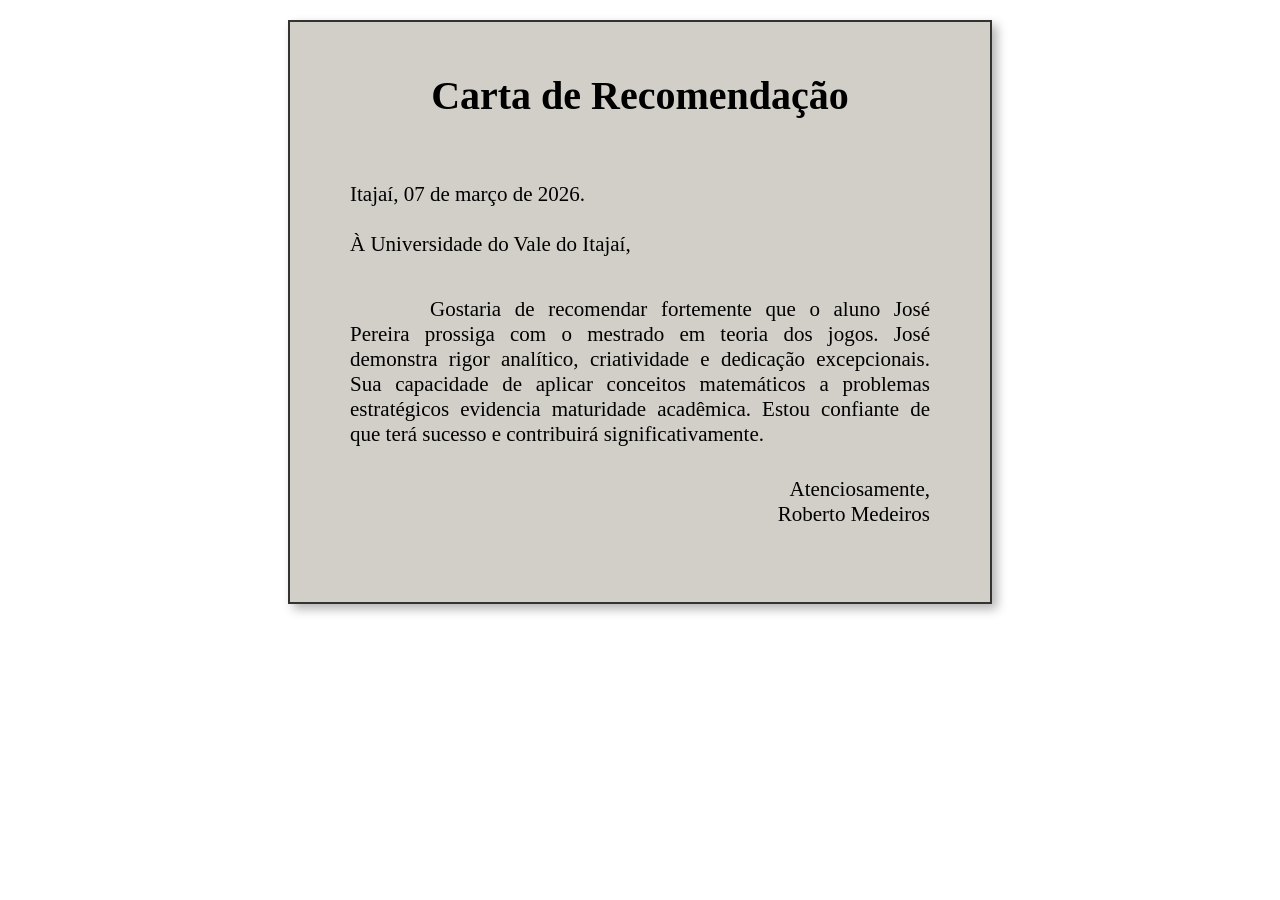
<file: carta-recomendacao/index.html>
<!DOCTYPE html>
<html lang="pt-br">
  <header>
    <meta charset="UTF-8">
    <meta name="viewport" content="width=device-width, initial-scale=1.0">
    <title>Carta de Recomendação</title>
  </header>
  <body>
    <main style="font-family: Times, serif;
                 width: 600px;
                 height: 480px;
                 padding: 50px;
                 margin: 20px auto;
                 background-color: #D2CFC8;
                 border: 2px solid #333;
                 box-shadow: 5px 5px 10px RGBA(0,0,0,0.3);
                 ">
      
      <div style="font-size: 40px;
                  font-weight: bold;
                  text-align: center;
                  width: 450px;
                  height:50px;
                  margin: 0 auto;
                  ">Carta de Recomendação
      </div>
      <div style="margin-top: 50px;
                  font-size: 21px;
                  display: inline-block;
                  padding:10px;
                  ">Itajaí, 07 de março de 2026.
      </div>
      <br>
      <div style="margin-top: 5px;
                  font-size: 21px;
                  display: inline-block;
                  padding:10px;
                  ">À Universidade do Vale do Itajaí,
      </div>
      <br>
      <div style="margin-top: 20px;
                  font-size: 21px;
                  text-indent: 80px;
                  text-align: justify;
                  display: inline-block;
                  padding:10px;
                  ">Gostaria de recomendar fortemente que o aluno José Pereira
                  prossiga com o mestrado em teoria dos jogos. José demonstra rigor analítico,
                  criatividade e dedicação excepcionais. Sua capacidade de aplicar conceitos
                  matemáticos a problemas estratégicos evidencia maturidade acadêmica.
                  Estou confiante de que terá sucesso e contribuirá significativamente.
      </div>
      <br>
      <div style="margin-top: 10px;
                  font-size: 21px;
                  text-align: right;
                  display: inline-block;
                  float: right;
                  padding:10px;
                  ">Atenciosamente,<br>
                  Roberto Medeiros
      </div>
    </main>
  </body>
</html>
</file>
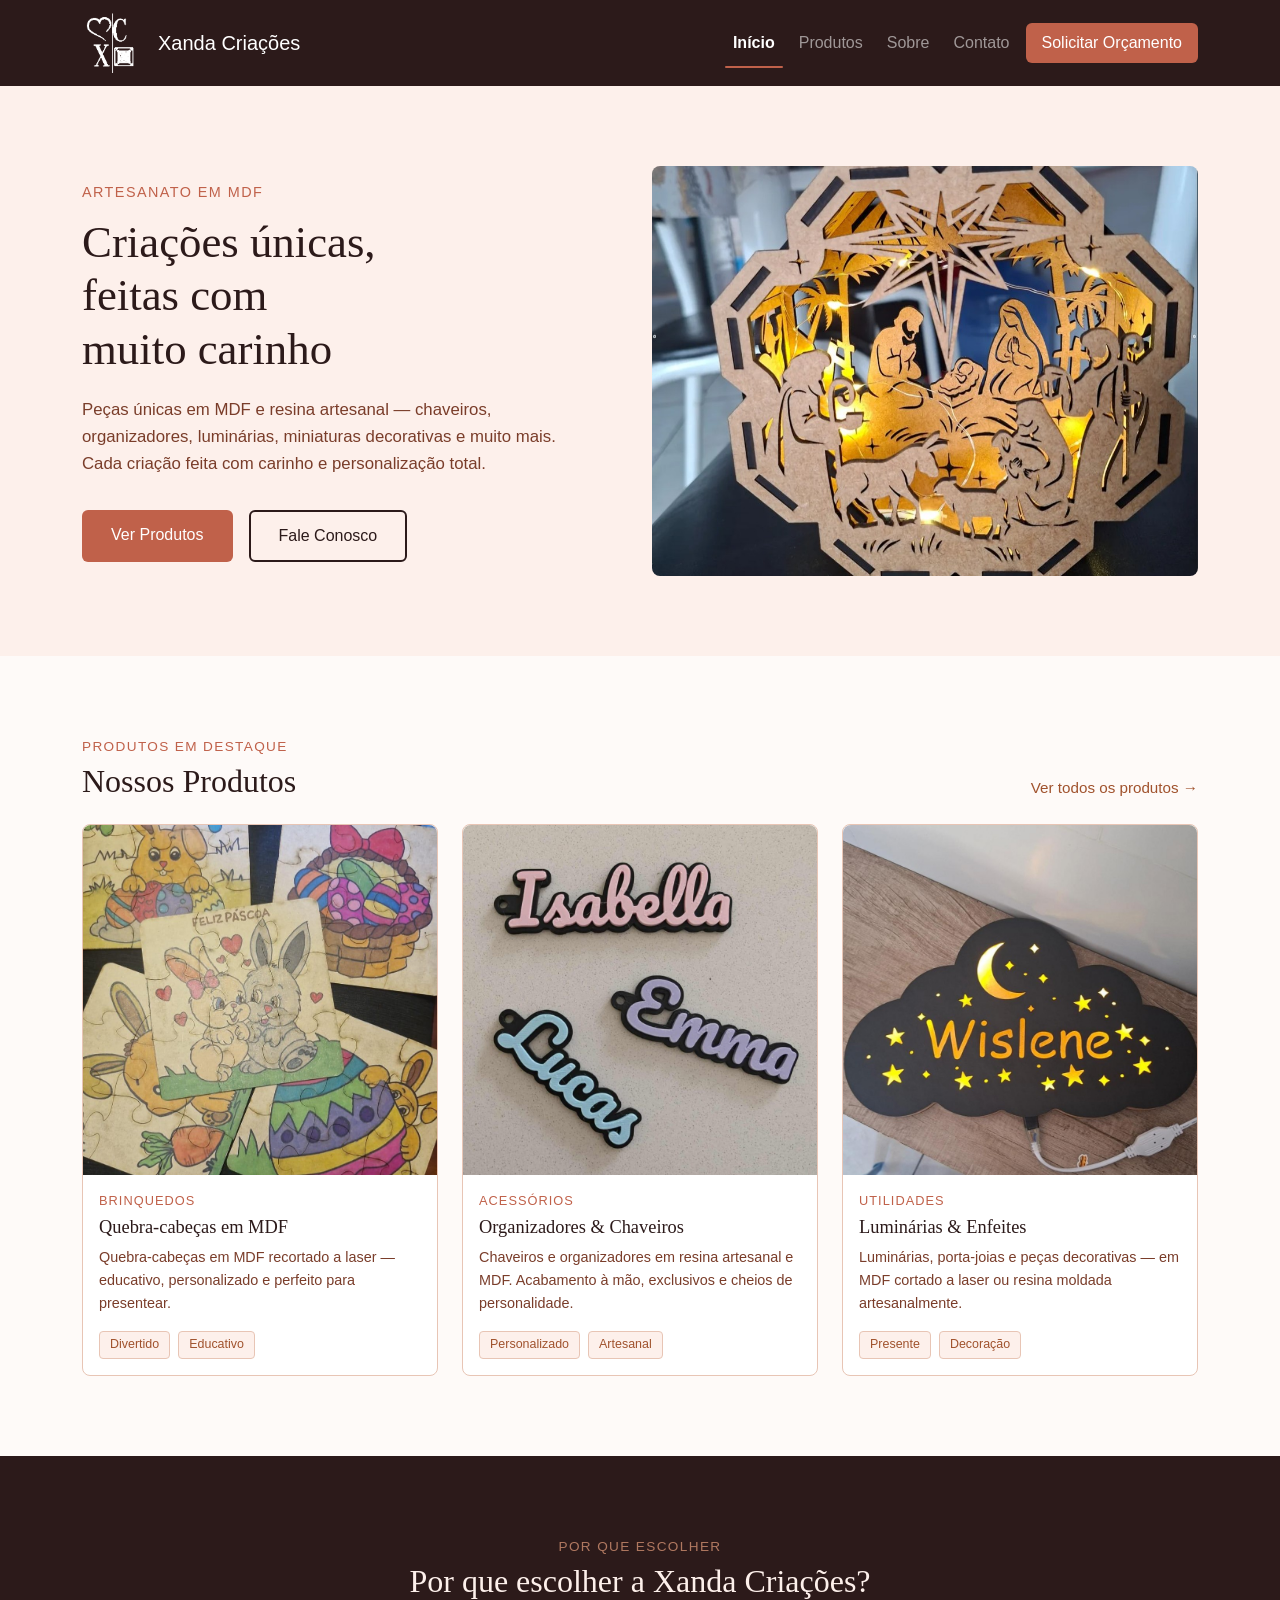
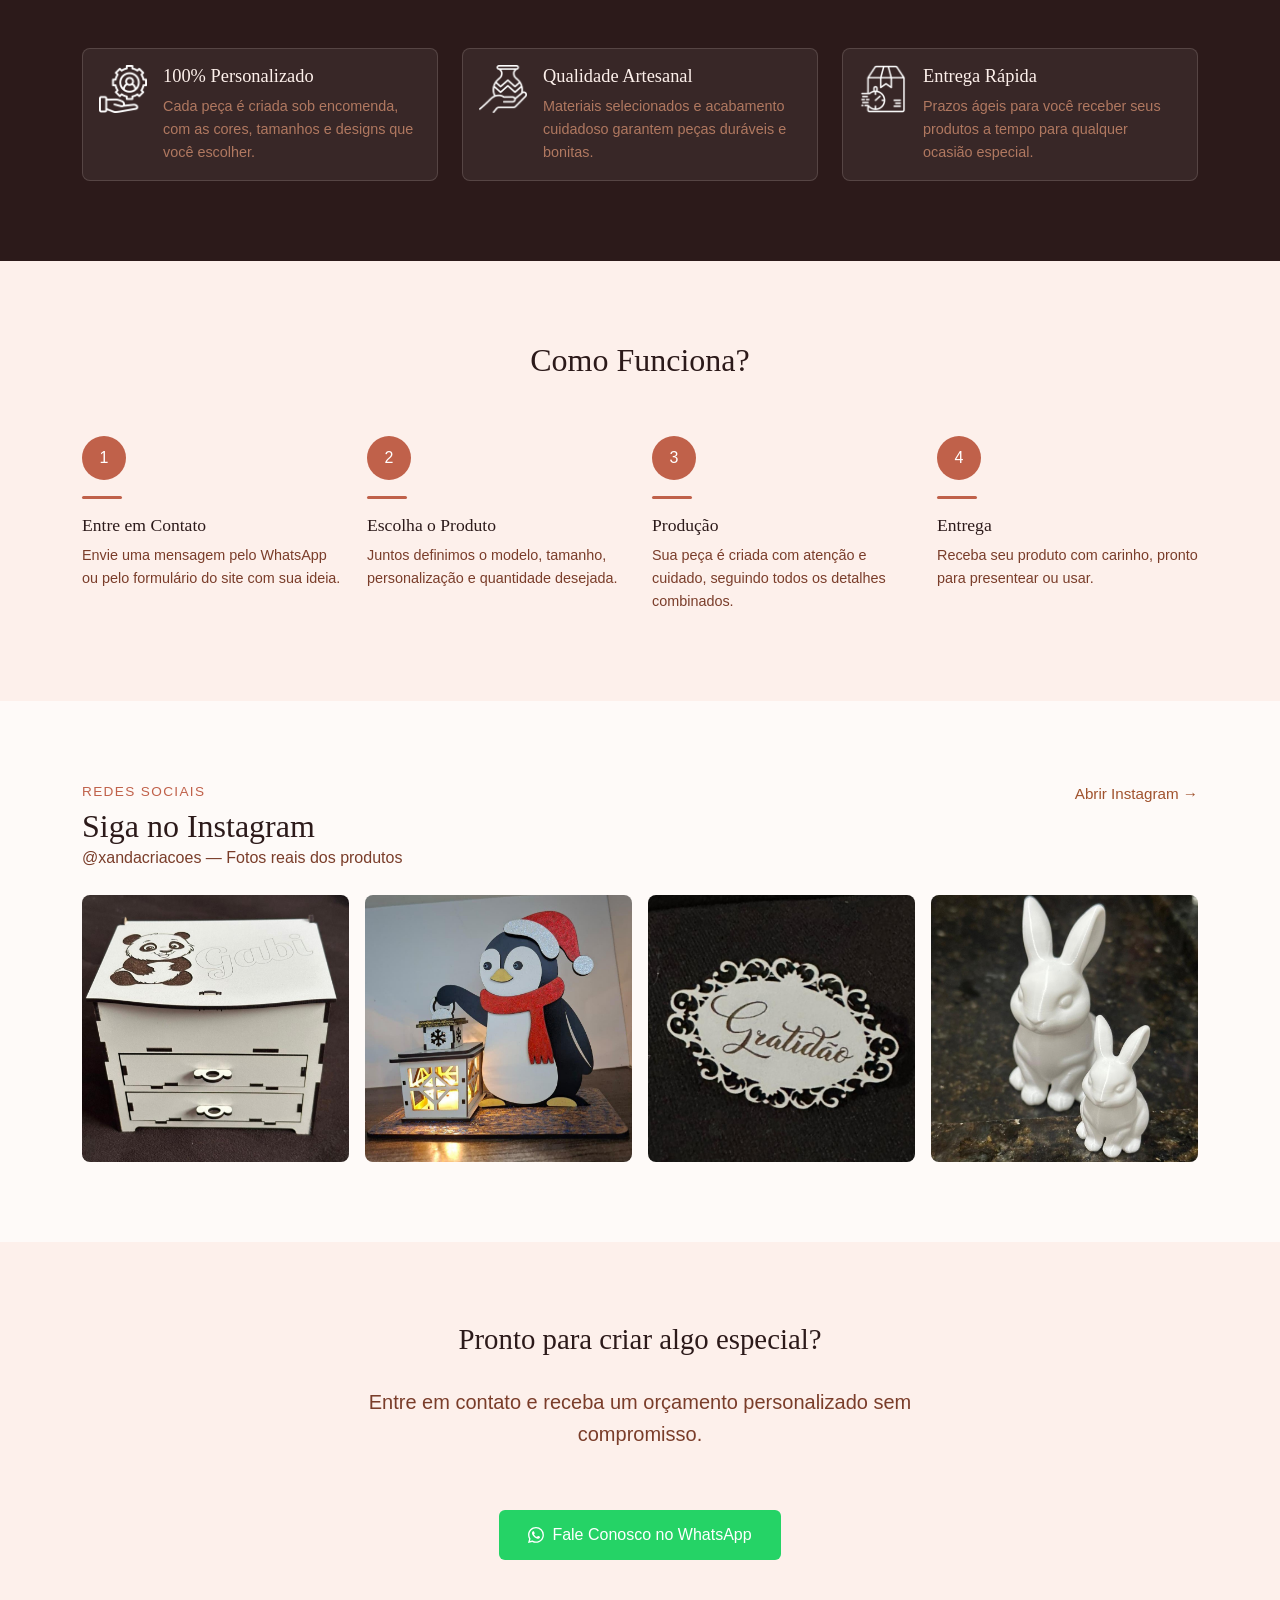
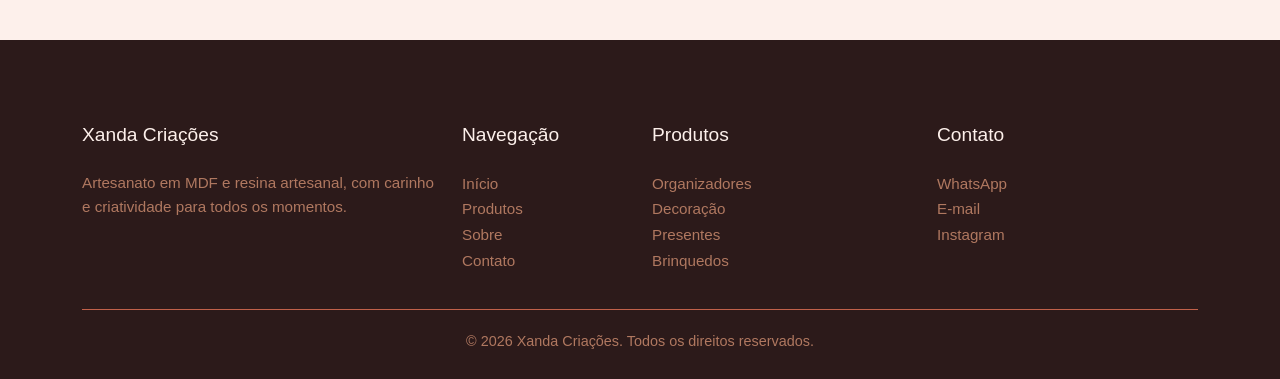
<file: xanda-criacoes/index.html>
<!doctype html>
<html lang="pt-BR">
  <head>
    <meta charset="UTF-8" />
    <meta name="viewport" content="width=device-width, initial-scale=1.0" />
    <meta
      name="description"
      content="Descubra a Xanda Criações, uma marca de artesanato em MDF e resina que transforma ideias em peças únicas e personalizadas. De logos a chaveiros, organizadores, luminárias e muito mais, cada criação é feita com carinho e atenção aos detalhes. Explore nossos produtos exclusivos e crie algo especial para presentear ou decorar seu espaço."
    />
    <title>Xanda Criações — Artesanato em MDF e resina</title>
    <!-- Favicon -->
    <link
      rel="icon"
      type="image/png"
      sizes="32x32"
      href="assets/img/common/favicon-32x32.png"
    />
    <link
      rel="icon"
      type="image/png"
      sizes="48x48"
      href="assets/img/common/favicon-48x48.png"
    />
    <link
      href="https://cdn.jsdelivr.net/npm/bootstrap@5.3.8/dist/css/bootstrap.min.css"
      rel="stylesheet"
      integrity="sha384-sRIl4kxILFvY47J16cr9ZwB07vP4J8+LH7qKQnuqkuIAvNWLzeN8tE5YBujZqJLB"
      crossorigin="anonymous"
    />
    <link rel="stylesheet" href="assets/css/global.css" />
    <link rel="stylesheet" href="assets/css/pages.css" />
  </head>
  <body>
    <!-- NAVBAR -->
    <nav class="navbar navbar-expand-lg navbar-dark" id="navbar-principal">
      <div class="container">
        <a
          class="navbar-brand d-flex align-items-center gap-2"
          href=""
        >
          <img
            src="assets/img/common/logo.png"
            alt="Xanda Criações"
            height="60"
          />Xanda Criações</a
        >
        <button
          class="navbar-toggler"
          type="button"
          data-bs-toggle="collapse"
          data-bs-target="#menu-principal"
          aria-controls="menu-principal"
          aria-expanded="false"
          aria-label="Abrir menu"
        >
          <span class="navbar-toggler-icon"></span>
        </button>
        <div class="collapse navbar-collapse" id="menu-principal">
          <ul class="navbar-nav ms-auto align-items-lg-center gap-lg-2">
            <li class="nav-item">
              <a class="nav-link active" href="index.html">Início</a>
            </li>
            <li class="nav-item">
              <a class="nav-link" href="produtos.html">Produtos</a>
            </li>
            <li class="nav-item">
              <a class="nav-link" href="sobre.html">Sobre</a>
            </li>
            <li class="nav-item">
              <a class="nav-link" href="contato.html">Contato</a>
            </li>
            <li class="nav-item">
              <a class="nav-link btn btn-orcamento px-3" href="contato.html">
                Solicitar Orçamento
              </a>
            </li>
          </ul>
        </div>
      </div>
    </nav>
    <main>
      <!-- HERO -->
      <section id="hero">
        <div class="container">
          <div class="row align-items-center">
            <!-- Coluna de texto -->
            <div class="col-12 col-lg-6">
              <p class="hero-subtitulo">Artesanato em MDF</p>
              <h1 class="hero-titulo">
                Criações únicas,<br />feitas com<br />muito carinho
              </h1>
              <p class="hero-descricao">
                Peças únicas em MDF e resina artesanal — chaveiros, organizadores, luminárias, miniaturas decorativas e muito mais. Cada criação feita com carinho e personalização total.
              </p>
              <div class="hero-botoes">
                <a href="produtos.html" class="btn btn-hero-primario"
                  >Ver Produtos</a
                >
                <a href="contato.html" class="btn btn-hero-secundario"
                  >Fale Conosco</a
                >
              </div>
            </div>

            <!-- Coluna Imagem -->
            <div class="col-12 col-lg-6">
              <img
                src="assets/img/home/hero-banner.jpg"
                alt="Peças artesanais em MDF da Xanda Criações"
                class="hero-imagem img-fluid"
              />
            </div>
          </div>
        </div>
      </section>

      <!-- PRODUTOS EM DESTAQUE -->
      <section id="produtos-destaque">
        <div class="container">
          <!-- Cabeçalho da seção -->
          <div class="row align-items-end mb-4">
            <div class="col">
              <p class="secao-subtitulo">Produtos em Destaque</p>
              <h2 class="secao-titulo">Nossos Produtos</h2>
            </div>
            <div class="col-auto">
              <a href="produtos.html" class="simple-link">
                Ver todos os produtos →
              </a>
            </div>
          </div>

          <!-- Grid de cards -->
          <div class="row row-cols-1 row-cols-md-2 row-cols-lg-3 g-4">
            <!-- Card 1 -->
            <div class="col">
              <div class="card card-produto h-100">
                <img
                  src="assets/img/home/brinquedos.jpeg"
                  class="card-img-top"
                  alt="Quebra-cabeças em MDF"
                />
                <div class="card-body">
                  <p class="card-categoria">Brinquedos</p>
                  <h5 class="card-title">Quebra-cabeças em MDF</h5>
                  <p class="card-text">
                    Quebra-cabeças em MDF recortado a laser — educativo, personalizado e perfeito para presentear.
                  </p>
                  <div class="card-badges">
                    <span class="badge-produto">Divertido</span>
                    <span class="badge-produto">Educativo</span>
                  </div>
                </div>
              </div>
            </div>

            <!-- Card 2 -->
            <div class="col">
              <div class="card card-produto h-100">
                <img
                  src="assets/img/home/acessorios.jpeg"
                  class="card-img-top"
                  alt="Chaveiros personalizados"
                />
                <div class="card-body">
                  <p class="card-categoria">Acessórios</p>
                  <h5 class="card-title">Organizadores & Chaveiros</h5>
                  <p class="card-text">
                    Chaveiros e organizadores em resina artesanal e MDF. Acabamento à mão, exclusivos e cheios de personalidade.
                  </p>
                  <div class="card-badges">
                    <span class="badge-produto">Personalizado</span>
                    <span class="badge-produto">Artesanal</span>
                  </div>
                </div>
              </div>
            </div>

            <!-- Card 3 -->
            <div class="col">
              <div class="card card-produto h-100">
                <img
                  src="assets/img/home/utilidades.jpeg"
                  class="card-img-top"
                  alt="Luminárias em MDF cortado a laser"
                />
                <div class="card-body">
                  <p class="card-categoria">Utilidades</p>
                  <h5 class="card-title">Luminárias & Enfeites</h5>
                  <p class="card-text">
                    Luminárias, porta-joias e peças decorativas — em MDF cortado a laser ou resina moldada artesanalmente.
                  </p>
                  <div class="card-badges">
                    <span class="badge-produto">Presente</span>
                    <span class="badge-produto">Decoração</span>
                  </div>
                </div>
              </div>
            </div>
          </div>
        </div>
      </section>

      <!-- POR QUE ESCOLHER -->
      <section id="porque-escolher">
        <div data-reveal="left">
          <div class="container">
            <!-- Cabeçalho da seção -->
            <div class="row mb-5">
              <div class="col text-center">
                <p class="secao-subtitulo secao-subtitulo--inverso">
                  Por que escolher
                </p>
                <h2 class="secao-titulo secao-titulo--inverso">
                  Por que escolher a Xanda Criações?
                </h2>
              </div>
            </div>

            <!-- Grid de cards -->
            <div class="row row-cols-1 row-cols-md-3 g-4">
              <!-- Card 1 -->
              <div class="col">
                <div class="card card-porque h-100">
                  <div class="card-body d-flex gap-3">
                    <img
                      src="assets/img/home/personalizado_50x50.png"
                      alt="Ícone de qualidade"
                      class="icone-porque"
                    />
                    <div>
                      <h5 class="card-title">100% Personalizado</h5>
                      <p class="card-text">
                        Cada peça é criada sob encomenda, com as cores, tamanhos
                        e designs que você escolher.
                      </p>
                    </div>
                  </div>
                </div>
              </div>

              <!-- Card 2 -->
              <div class="col">
                <div class="card card-porque h-100">
                  <div class="card-body d-flex gap-3">
                    <img
                      src="assets/img/home/artesanal_50x50.png"
                      alt="Ícone de qualidade"
                      class="icone-porque"
                    />
                    <div>
                      <h5 class="card-title">Qualidade Artesanal</h5>
                      <p class="card-text">
                        Materiais selecionados e acabamento cuidadoso garantem
                        peças duráveis e bonitas.
                      </p>
                    </div>
                  </div>
                </div>
              </div>

              <!-- Card 3 -->
              <div class="col">
                <div class="card card-porque h-100">
                  <div class="card-body d-flex gap-3">
                    <img
                      src="assets/img/home/rapido_50x50.png"
                      alt="Ícone de qualidade"
                      class="icone-porque"
                    />
                    <div>
                      <h5 class="card-title">Entrega Rápida</h5>
                      <p class="card-text">
                        Prazos ágeis para você receber seus produtos a tempo
                        para qualquer ocasião especial.
                      </p>
                    </div>
                  </div>
                </div>
              </div>
            </div>
          </div>
        </div>
      </section>

      <!-- COMO FUNCIONA -->
      <section id="como-funciona">
        <div data-reveal="left">
          <div class="container">
            <!-- Cabeçalho -->
            <div class="row mb-5">
              <div class="col text-center">
                <h2 class="secao-titulo">Como Funciona?</h2>
              </div>
            </div>

            <!-- 4 passos -->
            <div class="row row-cols-1 row-cols-sm-2 row-cols-lg-4 g-4">
              <!-- Passo 1 -->
              <div class="col">
                <div class="funciona-passo">
                  <div class="funciona-marcador">1</div>
                  <div class="funciona-divisoria"></div>
                  <h5 class="funciona-titulo">Entre em Contato</h5>
                  <p class="funciona-descricao">
                    Envie uma mensagem pelo WhatsApp ou pelo formulário do site
                    com sua ideia.
                  </p>
                </div>
              </div>

              <!-- Passo 2 -->
              <div class="col">
                <div class="funciona-passo">
                  <div class="funciona-marcador">2</div>
                  <div class="funciona-divisoria"></div>
                  <h5 class="funciona-titulo">Escolha o Produto</h5>
                  <p class="funciona-descricao">
                    Juntos definimos o modelo, tamanho, personalização e
                    quantidade desejada.
                  </p>
                </div>
              </div>

              <!-- Passo 3 -->
              <div class="col">
                <div class="funciona-passo">
                  <div class="funciona-marcador">3</div>
                  <div class="funciona-divisoria"></div>
                  <h5 class="funciona-titulo">Produção</h5>
                  <p class="funciona-descricao">
                    Sua peça é criada com atenção e cuidado, seguindo todos os
                    detalhes combinados.
                  </p>
                </div>
              </div>

              <!-- Passo 4 -->
              <div class="col">
                <div class="funciona-passo">
                  <div class="funciona-marcador">4</div>
                  <div class="funciona-divisoria"></div>
                  <h5 class="funciona-titulo">Entrega</h5>
                  <p class="funciona-descricao">
                    Receba seu produto com carinho, pronto para presentear ou
                    usar.
                  </p>
                </div>
              </div>
            </div>
          </div>
        </div>
      </section>

      <!-- INSTAGRAM -->
      <section id="instagram">
        <div data-reveal="up">
          <div class="container">
            <!-- Cabeçalho -->
            <div class="row align-items-end mb-4">
              <div class="col">
                <p class="secao-subtitulo">Redes Sociais</p>
                <h2 class="secao-titulo">Siga no Instagram</h2>
                <p class="secao-descricao">
                  @xandacriacoes — Fotos reais dos produtos
                </p>
              </div>
              <div class="col-auto align-self-start">
                <a
                  href="https://www.instagram.com/xandacriacoes/"
                  target="_blank"
                  rel="noopener noreferrer"
                  class="simple-link"
                >
                  Abrir Instagram →
                </a>
              </div>
            </div>

            <!-- Grade de fotos -->
            <div class="row row-cols-2 row-cols-md-4 g-3">
              <div class="col">
                <a
                  href="https://www.instagram.com/xandacriacoes/"
                  target="_blank"
                  rel="noopener noreferrer"
                  class="instagram-link-foto"
                >
                  <img
                    src="assets/img/home/instagram_1.jpeg"
                    alt="Produto artesanal em MDF da Xanda Criações"
                    class="instagram-foto img-fluid"
                  />
                </a>
              </div>

              <div class="col">
                <a
                  href="https://www.instagram.com/xandacriacoes/"
                  target="_blank"
                  rel="noopener noreferrer"
                  class="instagram-link-foto"
                >
                  <img
                    src="assets/img/home/instagram_2.jpeg"
                    alt="Produto artesanal em MDF da Xanda Criações"
                    class="instagram-foto img-fluid"
                  />
                </a>
              </div>

              <div class="col">
                <a
                  href="https://www.instagram.com/xandacriacoes/"
                  target="_blank"
                  rel="noopener noreferrer"
                  class="instagram-link-foto"
                >
                  <img
                    src="assets/img/home/instagram_3.jpeg"
                    alt="Produto artesanal em MDF da Xanda Criações"
                    class="instagram-foto img-fluid"
                  />
                </a>
              </div>

              <div class="col">
                <a
                  href="https://www.instagram.com/xandacriacoes/"
                  target="_blank"
                  rel="noopener noreferrer"
                  class="instagram-link-foto"
                >
                  <img
                    src="assets/img/home/instagram_4.jpeg"
                    alt="Produto artesanal em MDF da Xanda Criações"
                    class="instagram-foto img-fluid"
                  />
                </a>
              </div>
            </div>
          </div>
        </div>
      </section>

      <!-- CALL TO ACTION -->
        <div data-reveal>
      <section id="call-to-action">
        <div class="container">
          <div class="row justify-content-center">
            <div class="col-12 col-md-8 col-lg-6">
              <h2 class="cta-titulo">Pronto para criar algo especial?</h2>
              <p class="cta-descricao">
                Entre em contato e receba um orçamento personalizado sem
                compromisso.
              </p>
              <a
                href="https://wa.me/5547992680063?text=Quero%20um%20or%C3%A7amento%20gr%C3%A1tis"
                target="_blank"
                rel="noopener noreferrer"
                class="btn btn-whatsapp"
              >
                <svg
                  xmlns="http://www.w3.org/2000/svg"
                  width="16"
                  height="16"
                  fill="currentColor"
                  viewBox="0 0 16 16"
                >
                  <path
                    d="M13.601 2.326A7.85 7.85 0 0 0 7.994 0C3.627 0 .068 3.558.064 7.926c0 1.399.366 2.76 1.057 3.965L0 16l4.204-1.102a7.9 7.9 0 0 0 3.79.965h.004c4.368 0 7.926-3.558 7.93-7.93A7.9 7.9 0 0 0 13.6 2.326zM7.994 14.521a6.6 6.6 0 0 1-3.356-.92l-.24-.144-2.494.654.666-2.433-.156-.251a6.56 6.56 0 0 1-1.007-3.505c0-3.626 2.957-6.584 6.591-6.584a6.56 6.56 0 0 1 4.66 1.931 6.56 6.56 0 0 1 1.928 4.66c-.004 3.639-2.961 6.592-6.592 6.592m3.615-4.934c-.197-.099-1.17-.578-1.353-.646-.182-.065-.315-.099-.445.099-.133.197-.513.646-.627.775-.114.133-.232.148-.43.05-.197-.1-.836-.308-1.592-.985-.59-.525-.985-1.175-1.103-1.372-.114-.198-.011-.304.088-.403.087-.088.197-.232.296-.346.1-.114.133-.198.198-.33.065-.134.034-.248-.015-.347-.05-.099-.445-1.076-.612-1.47-.16-.389-.323-.335-.445-.34-.114-.007-.247-.007-.38-.007a.73.73 0 0 0-.529.247c-.182.198-.691.677-.691 1.654s.71 1.916.81 2.049c.098.133 1.394 2.132 3.383 2.992.47.205.84.326 1.129.418.475.152.904.129 1.246.08.38-.058 1.171-.48 1.338-.943.164-.464.164-.86.114-.943-.049-.084-.182-.133-.38-.232"
                  />
                </svg>
                Fale Conosco no WhatsApp
              </a>
            </div>
          </div>
        </div>
      </div>
      </section>
    </main>

    <!-- ═══════ FOOTER ═══════ -->
    <footer id="footer">
      <div class="container">
        <div class="row g-4">
          <div class="col-12 col-md-4">
            <p class="footer-titulo">Xanda Criações</p>
            <p class="footer-descricao">
              Artesanato em MDF e resina artesanal, com carinho e criatividade
              para todos os momentos.
            </p>
          </div>
          <div class="col-6 col-md-2">
            <p class="footer-titulo">Navegação</p>
            <ul class="list-unstyled">
              <li><a href="index.html" class="footer-link">Início</a></li>
              <li><a href="produtos.html" class="footer-link">Produtos</a></li>
              <li><a href="sobre.html" class="footer-link">Sobre</a></li>
              <li><a href="contato.html" class="footer-link">Contato</a></li>
            </ul>
          </div>
          <div class="col-6 col-md-3">
            <p class="footer-titulo">Produtos</p>
            <ul class="list-unstyled">
              <li>
                <a
                  href="produtos.html?filtro=organizar"
                  class="footer-link"
                  onclick="
                    filterByTag('organizar');
                    return false;
                  "
                  >Organizadores</a
                >
              </li>

              <li>
                <a
                  href="produtos.html?filtro=decorar"
                  class="footer-link"
                  onclick="
                    filterByTag('decorar');
                    return false;
                  "
                  >Decoração</a
                >
              </li>

              <li>
                <a
                  href="produtos.html?filtro=presentear"
                  class="footer-link"
                  onclick="
                    filterByTag('presentear');
                    return false;
                  "
                  >Presentes</a
                >
              </li>

              <li>
                <a
                  href="produtos.html?filtro=brincar"
                  class="footer-link"
                  onclick="
                    filterByTag('brincar');
                    return false;
                  "
                  >Brinquedos</a
                >
              </li>
            </ul>
          </div>

          <div class="col-6 col-md-3">
            <p class="footer-titulo">Contato</p>
            <ul class="list-unstyled">
              <li>
                <a href="https://wa.me/5547992680063" class="footer-link"
                  >WhatsApp</a
                >
              </li>
              <li>
                <a
                  href="mailto:xandacriacoes065782@gmail.com"
                  class="footer-link"
                  >E-mail</a
                >
              </li>
              <li>
                <a
                  href="https://www.instagram.com/xandacriacoes/"
                  class="footer-link"
                  >Instagram</a
                >
              </li>
            </ul>
          </div>
        </div>
        <div class="divisor-footer border-top"></div>
        <p class="footer-direitos text-center">
          © 2026 Xanda Criações. Todos os direitos reservados.
        </p>
      </div>
    </footer>

    <script
      src="https://cdn.jsdelivr.net/npm/bootstrap@5.3.8/dist/js/bootstrap.bundle.min.js"
      integrity="sha384-FKyoEForCGlyvwx9Hj09JcYn3nv7wiPVlz7YYwJrWVcXK/BmnVDxM+D2scQbITxI"
      crossorigin="anonymous"
    ></script>
    <script src="assets/js/main.js"></script>
  </body>
</html>
</file>
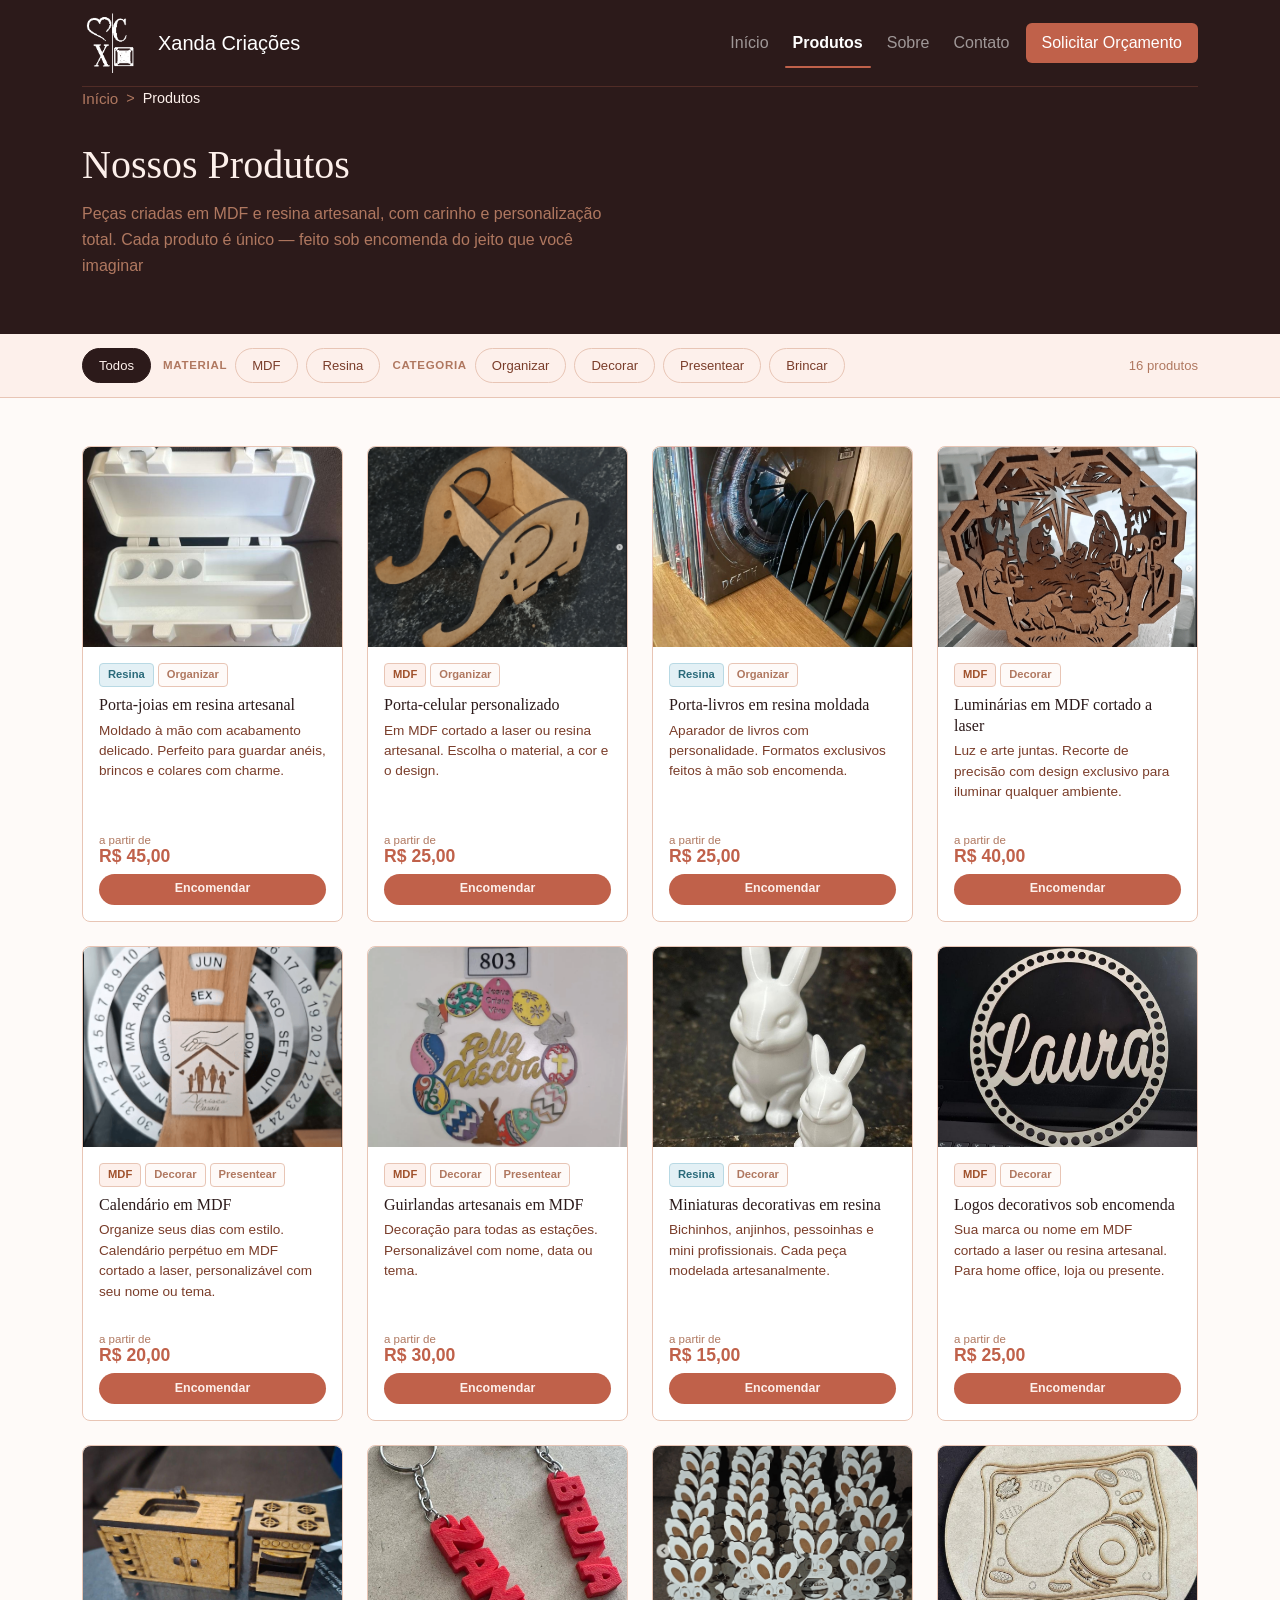
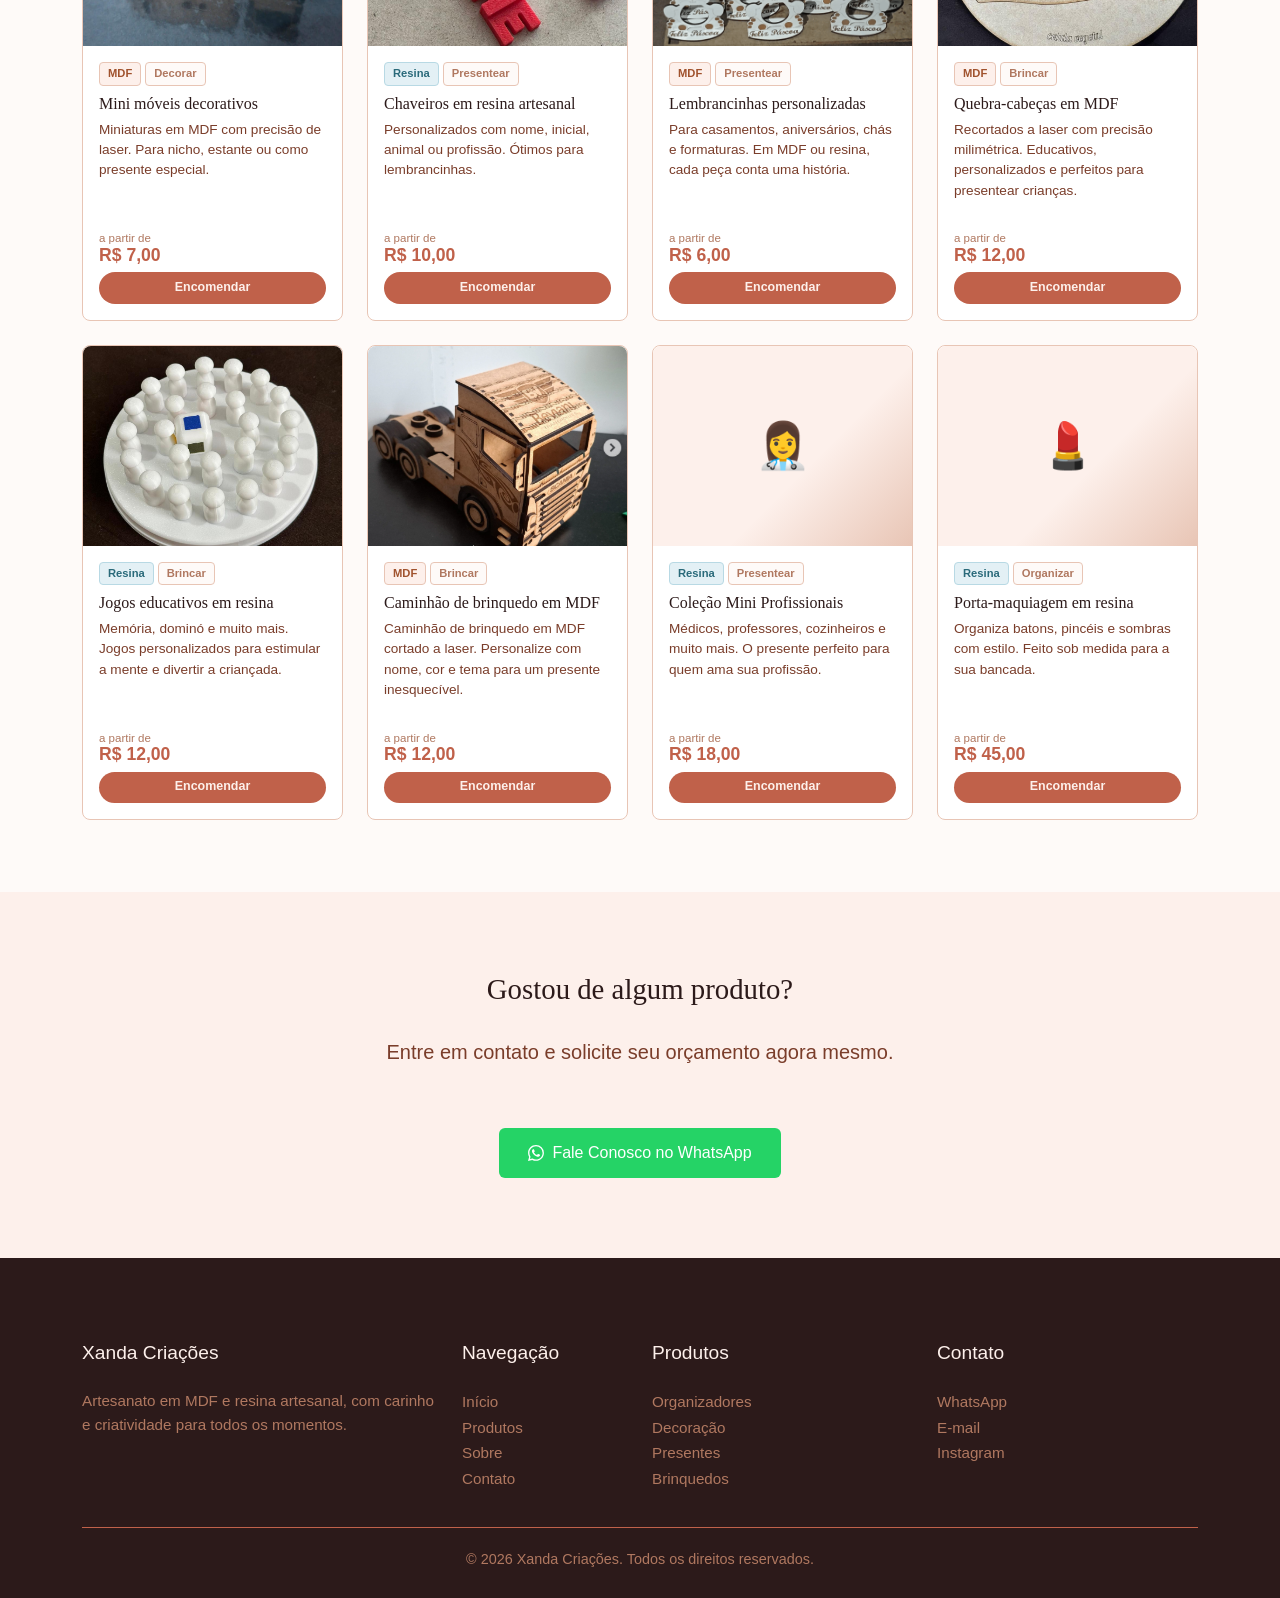
<file: xanda-criacoes/produtos.html>
<!doctype html>
<html lang="pt-BR">
  <head>
    <meta charset="UTF-8" />
    <meta name="viewport" content="width=device-width, initial-scale=1.0" />
    <meta
      name="description"
      content="Descubra a coleção de produtos artesanais da Xanda Criações: peças únicas em MDF e resina, feitas sob encomenda com personalização total. Organize, decore, presenteie e divirta-se com nossos produtos exclusivos, criados com carinho para todos os momentos."
    />
    <title>Xanda Criações — Produtos em MDF e resina</title>
    <link
      rel="icon"
      type="image/png"
      sizes="32x32"
      href="assets/img/common/favicon-32x32.png"
    />
    <link
      rel="icon"
      type="image/png"
      sizes="48x48"
      href="assets/img/common/favicon-48x48.png"
    />
    <link
      href="https://cdn.jsdelivr.net/npm/bootstrap@5.3.8/dist/css/bootstrap.min.css"
      rel="stylesheet"
      integrity="sha384-sRIl4kxILFvY47J16cr9ZwB07vP4J8+LH7qKQnuqkuIAvNWLzeN8tE5YBujZqJLB"
      crossorigin="anonymous"
    />
    <link rel="stylesheet" href="assets/css/global.css" />
    <link rel="stylesheet" href="assets/css/pages.css" />
  </head>
  <body>
    <!-- NAVBAR -->
    <nav class="navbar navbar-expand-lg navbar-dark" id="navbar-principal">
      <div class="container">
        <a
          class="navbar-brand d-flex align-items-center gap-2"
          href="index.html"
        >
          <img
            src="assets/img/common/logo.png"
            alt="Xanda Criações"
            height="60"
          />Xanda Criações</a
        >
        <button
          class="navbar-toggler"
          type="button"
          data-bs-toggle="collapse"
          data-bs-target="#menu-principal"
          aria-controls="menu-principal"
          aria-expanded="false"
          aria-label="Abrir menu"
        >
          <span class="navbar-toggler-icon"></span>
        </button>
        <div class="collapse navbar-collapse" id="menu-principal">
          <ul class="navbar-nav ms-auto align-items-lg-center gap-lg-2">
            <li class="nav-item">
              <a class="nav-link" href="index.html">Início</a>
            </li>
            <li class="nav-item">
              <a class="nav-link active" href="produtos.html">Produtos</a>
            </li>
            <li class="nav-item">
              <a class="nav-link" href="sobre.html">Sobre</a>
            </li>
            <li class="nav-item">
              <a class="nav-link" href="contato.html">Contato</a>
            </li>
            <li class="nav-item">
              <a class="nav-link btn btn-orcamento px-3" href="contato.html">
                Solicitar Orçamento
              </a>
            </li>
          </ul>
        </div>
      </div>
    </nav>
    <main>
      <!-- Breadcrumb -->
      <div id="breadcrumb">
        <div class="container">
          <hr class="divisor-breadcrumb" />
          <nav
            style="--bs-breadcrumb-divider: &quot;>&quot;"
            aria-label="breadcrumb"
          >
            <ol class="breadcrumb breadcrumb-xanda mb-0">
              <li class="breadcrumb-item">
                <a class="simple-link" href="index.html">Início</a>
              </li>
              <li class="breadcrumb-item active" aria-current="page">
                Produtos
              </li>
            </ol>
          </nav>
        </div>
      </div>

      <!-- Cabeçalho da página -->
      <section id="produtos-header">
        <div class="container">
          <div class="row">
            <div class="col">
              <h1 class="pagina-titulo">Nossos Produtos</h1>
              <p class="pagina-descricao">
                Peças criadas em MDF e resina artesanal, com carinho e
                personalização total. Cada produto é único — feito sob encomenda
                do jeito que você imaginar
              </p>
            </div>
          </div>
        </div>
      </section>

      <!-- ═══════ FILTROS ═══════ -->
      <div class="filter-bar">
        <div class="container">
          <div class="d-flex flex-wrap align-items-center gap-2">
            <button class="filter-btn active" data-filter="all">Todos</button>
            <span class="filter-label ms-1">Material</span>
            <button class="filter-btn" data-filter="mdf">MDF</button>
            <button class="filter-btn" data-filter="resina">Resina</button>
            <span class="filter-label ms-1">Categoria</span>
            <button class="filter-btn" data-filter="organizar">
              Organizar
            </button>
            <button class="filter-btn" data-filter="decorar">Decorar</button>
            <button class="filter-btn" data-filter="presentear">
              Presentear
            </button>
            <button class="filter-btn" data-filter="brincar">Brincar</button>
            <span class="results-count ms-auto" id="results-count"></span>
          </div>
        </div>
      </div>

      <!-- ═══════ GRID ═══════ -->
      <section id="produtos" class="py-5">
        <div class="container">
          <div class="row g-4" id="catalog-grid">
            <!-- ORGANIZAR -->

            <div
              class="col-6 col-md-4 col-lg-3 product-col"
              data-tags="resina organizar"
            >
              <div class="card-catalogo">
                <img
                  src="assets/img/produtos/porta_joias.jpeg"
                  alt="Porta-joias em resina"
                  class="card-img-top"
                  loading="lazy"
                />
                <div class="card-body">
                  <div class="d-flex flex-wrap gap-1 mb-2">
                    <span class="badge-resina">Resina</span>
                    <span class="badge-categoria">Organizar</span>
                  </div>
                  <h2 class="card-title">Porta-joias em resina artesanal</h2>
                  <p class="card-text">
                    Moldado à mão com acabamento delicado. Perfeito para guardar
                    anéis, brincos e colares com charme.
                  </p>
                  <div class="d-flex flex-column gap-2 mt-3">
                    <div class="card-preco">
                      <small>a partir de</small>R$ 45,00
                    </div>
                    <a
                      href="https://wa.me/5547992680063?text=Quero%20encomendar%20porta-joias%20em%20resina"
                      class="btn-orcamento-card w-100 text-center"
                      target="_blank"
                      >Encomendar</a
                    >
                  </div>
                </div>
              </div>
            </div>

            <div
              class="col-6 col-md-4 col-lg-3 product-col"
              data-tags="mdf organizar"
            >
              <div class="card-catalogo">
                <img
                  src="assets/img/produtos/porta_celular_1.png"
                  alt="Porta-celular personalizado"
                  class="card-img-top"
                  loading="lazy"
                />
                <div class="card-body">
                  <div class="d-flex flex-wrap gap-1 mb-2">
                    <span class="badge-mdf">MDF</span>
                    <span class="badge-categoria">Organizar</span>
                  </div>
                  <h2 class="card-title">Porta-celular personalizado</h2>
                  <p class="card-text">
                    Em MDF cortado a laser ou resina artesanal. Escolha o
                    material, a cor e o design.
                  </p>
                  <div class="d-flex flex-column gap-2 mt-3">
                    <div class="card-preco">
                      <small>a partir de</small>R$ 25,00
                    </div>
                    <a
                      href="https://wa.me/5547992680063?text=Quero%20encomendar%20porta-celular"
                      class="btn-orcamento-card w-100 text-center"
                      target="_blank"
                      >Encomendar</a
                    >
                  </div>
                </div>
              </div>
            </div>

            <div
              class="col-6 col-md-4 col-lg-3 product-col"
              data-tags="resina organizar"
            >
              <div class="card-catalogo">
                <img
                  src="assets/img/produtos/porta_livro_1.jpeg"
                  alt="Porta-livros em resina moldada"
                  class="card-img-top"
                  loading="lazy"
                />
                <div class="card-body">
                  <div class="d-flex flex-wrap gap-1 mb-2">
                    <span class="badge-resina">Resina</span>
                    <span class="badge-categoria">Organizar</span>
                  </div>
                  <h2 class="card-title">Porta-livros em resina moldada</h2>
                  <p class="card-text">
                    Aparador de livros com personalidade. Formatos exclusivos
                    feitos à mão sob encomenda.
                  </p>
                  <div class="d-flex flex-column gap-2 mt-3">
                    <div class="card-preco">
                      <small>a partir de</small>R$ 25,00
                    </div>
                    <a
                      href="https://wa.me/5547992680063?text=Quero%20encomendar%20porta-livros"
                      class="btn-orcamento-card w-100 text-center"
                      target="_blank"
                      >Encomendar</a
                    >
                  </div>
                </div>
              </div>
            </div>

            <!-- DECORAR -->

            <div
              class="col-6 col-md-4 col-lg-3 product-col"
              data-tags="mdf decorar"
            >
              <div class="card-catalogo">
                <img
                  src="assets/img/produtos/luminaria_1.png"
                  alt="Luminária em MDF"
                  class="card-img-top"
                  loading="lazy"
                />
                <div class="card-body">
                  <div class="d-flex flex-wrap gap-1 mb-2">
                    <span class="badge-mdf">MDF</span>
                    <span class="badge-categoria">Decorar</span>
                  </div>
                  <h2 class="card-title">Luminárias em MDF cortado a laser</h2>
                  <p class="card-text">
                    Luz e arte juntas. Recorte de precisão com design exclusivo
                    para iluminar qualquer ambiente.
                  </p>
                  <div class="d-flex flex-column gap-2 mt-3">
                    <div class="card-preco">
                      <small>a partir de</small>R$ 40,00
                    </div>
                    <a
                      href="https://wa.me/5547992680063?text=Quero%20encomendar%20luminária%20em%20MDF"
                      class="btn-orcamento-card w-100 text-center"
                      target="_blank"
                      >Encomendar</a
                    >
                  </div>
                </div>
              </div>
            </div>

            <div
              class="col-6 col-md-4 col-lg-3 product-col"
              data-tags="mdf decorar presentear"
            >
              <div class="card-catalogo">
                <img
                  src="assets/img/produtos/calendario.png"
                  alt="Calendário em MDF"
                  class="card-img-top"
                  loading="lazy"
                />
                <div class="card-body">
                  <div class="d-flex flex-wrap gap-1 mb-2">
                    <span class="badge-mdf">MDF</span>
                    <span class="badge-categoria">Decorar</span>
                    <span class="badge-categoria">Presentear</span>
                  </div>
                  <h2 class="card-title">Calendário em MDF</h2>
                  <p class="card-text">
                    Organize seus dias com estilo. Calendário perpétuo em MDF
                    cortado a laser, personalizável com seu nome ou tema.
                  </p>
                  <div class="d-flex flex-column gap-2 mt-3">
                    <div class="card-preco">
                      <small>a partir de</small>R$ 20,00
                    </div>
                    <a
                      href="https://wa.me/5547992680063?text=Quero%20encomendar%20calendário%20em%20MDF"
                      class="btn-orcamento-card w-100 text-center"
                      target="_blank"
                      >Encomendar</a
                    >
                  </div>
                </div>
              </div>
            </div>

            <div
              class="col-6 col-md-4 col-lg-3 product-col"
              data-tags="mdf decorar presentear"
            >
              <div class="card-catalogo">
                <img
                  src="assets/img/produtos/guirlanda.png"
                  alt="Guirlanda em MDF"
                  class="card-img-top"
                  loading="lazy"
                />
                <div class="card-body">
                  <div class="d-flex flex-wrap gap-1 mb-2">
                    <span class="badge-mdf">MDF</span>
                    <span class="badge-categoria">Decorar</span>
                    <span class="badge-categoria">Presentear</span>
                  </div>
                  <h2 class="card-title">Guirlandas artesanais em MDF</h2>
                  <p class="card-text">
                    Decoração para todas as estações. Personalizável com nome,
                    data ou tema.
                  </p>
                  <div class="d-flex flex-column gap-2 mt-3">
                    <div class="card-preco">
                      <small>a partir de</small>R$ 30,00
                    </div>
                    <a
                      href="https://wa.me/5547992680063?text=Quero%20encomendar%20guirlanda%20em%20MDF"
                      class="btn-orcamento-card w-100 text-center"
                      target="_blank"
                      >Encomendar</a
                    >
                  </div>
                </div>
              </div>
            </div>

            <div
              class="col-6 col-md-4 col-lg-3 product-col"
              data-tags="resina decorar"
            >
              <div class="card-catalogo">
                <img
                  src="assets/img/produtos/miniatura.jpeg"
                  alt="Miniatura em Resina"
                  class="card-img-top"
                  loading="lazy"
                />
                <div class="card-body">
                  <div class="d-flex flex-wrap gap-1 mb-2">
                    <span class="badge-resina">Resina</span>
                    <span class="badge-categoria">Decorar</span>
                  </div>
                  <h2 class="card-title">Miniaturas decorativas em resina</h2>
                  <p class="card-text">
                    Bichinhos, anjinhos, pessoinhas e mini profissionais. Cada
                    peça modelada artesanalmente.
                  </p>
                  <div class="d-flex flex-column gap-2 mt-3">
                    <div class="card-preco">
                      <small>a partir de</small>R$ 15,00
                    </div>
                    <a
                      href="https://wa.me/5547992680063?text=Quero%20encomendar%20miniatura%20em%20resina"
                      class="btn-orcamento-card w-100 text-center"
                      target="_blank"
                      >Encomendar</a
                    >
                  </div>
                </div>
              </div>
            </div>

            <div
              class="col-6 col-md-4 col-lg-3 product-col"
              data-tags="mdf decorar"
            >
              <div class="card-catalogo">
                <img
                  src="assets/img/produtos/logo_1.jpeg"
                  alt="Logo personalizado"
                  class="card-img-top"
                  loading="lazy"
                />
                <div class="card-body">
                  <div class="d-flex flex-wrap gap-1 mb-2">
                    <span class="badge-mdf">MDF</span>
                    <span class="badge-categoria">Decorar</span>
                  </div>
                  <h2 class="card-title">Logos decorativos sob encomenda</h2>
                  <p class="card-text">
                    Sua marca ou nome em MDF cortado a laser ou resina
                    artesanal. Para home office, loja ou presente.
                  </p>
                  <div class="d-flex flex-column gap-2 mt-3">
                    <div class="card-preco">
                      <small>a partir de</small>R$ 25,00
                    </div>
                    <a
                      href="https://wa.me/5547992680063?text=Quero%20encomendar%20logo%20personalizado"
                      class="btn-orcamento-card w-100 text-center"
                      target="_blank"
                      >Encomendar</a
                    >
                  </div>
                </div>
              </div>
            </div>

            <div
              class="col-6 col-md-4 col-lg-3 product-col"
              data-tags="mdf decorar"
            >
              <div class="card-catalogo">
                <img
                  src="assets/img/produtos/enfeite_1.jpeg"
                  alt="Mini móveis decorativos em MDF"
                  class="card-img-top"
                  loading="lazy"
                />
                <div class="card-body">
                  <div class="d-flex flex-wrap gap-1 mb-2">
                    <span class="badge-mdf">MDF</span>
                    <span class="badge-categoria">Decorar</span>
                  </div>
                  <h2 class="card-title">Mini móveis decorativos</h2>
                  <p class="card-text">
                    Miniaturas em MDF com precisão de laser. Para nicho, estante
                    ou como presente especial.
                  </p>
                  <div class="d-flex flex-column gap-2 mt-3">
                    <div class="card-preco">
                      <small>a partir de</small>R$ 7,00
                    </div>
                    <a
                      href="https://wa.me/5547992680063?text=Quero%20encomendar%20mini%20móveis"
                      class="btn-orcamento-card w-100 text-center"
                      target="_blank"
                      >Encomendar</a
                    >
                  </div>
                </div>
              </div>
            </div>

            <!-- PRESENTEAR -->

            <div
              class="col-6 col-md-4 col-lg-3 product-col"
              data-tags="resina presentear"
            >
              <div class="card-catalogo">
                <img
                  src="assets/img/produtos/chaveiros_2.jpeg"
                  alt="Chaveiros em resina artesanal"
                  class="card-img-top"
                  loading="lazy"
                />
                <div class="card-body">
                  <div class="d-flex flex-wrap gap-1 mb-2">
                    <span class="badge-resina">Resina</span>
                    <span class="badge-categoria">Presentear</span>
                  </div>
                  <h2 class="card-title">Chaveiros em resina artesanal</h2>
                  <p class="card-text">
                    Personalizados com nome, inicial, animal ou profissão.
                    Ótimos para lembrancinhas.
                  </p>
                  <div class="d-flex flex-column gap-2 mt-3">
                    <div class="card-preco">
                      <small>a partir de</small>R$ 10,00
                    </div>
                    <a
                      href="https://wa.me/5547992680063?text=Quero%20encomendar%20chaveiros%20em%20resina"
                      class="btn-orcamento-card w-100 text-center"
                      target="_blank"
                      >Encomendar</a
                    >
                  </div>
                </div>
              </div>
            </div>

            <div
              class="col-6 col-md-4 col-lg-3 product-col"
              data-tags="mdf presentear"
            >
              <div class="card-catalogo">
                <img
                  src="assets/img/produtos/lembrancinhas.png"
                  alt="Lembrancinhas personalizadas"
                  class="card-img-top"
                  loading="lazy"
                />
                <div class="card-body">
                  <div class="d-flex flex-wrap gap-1 mb-2">
                    <span class="badge-mdf">MDF</span>
                    <span class="badge-categoria">Presentear</span>
                  </div>
                  <h2 class="card-title">Lembrancinhas personalizadas</h2>
                  <p class="card-text">
                    Para casamentos, aniversários, chás e formaturas. Em MDF ou
                    resina, cada peça conta uma história.
                  </p>
                  <div class="d-flex flex-column gap-2 mt-3">
                    <div class="card-preco">
                      <small>a partir de</small>R$ 6,00
                    </div>
                    <a
                      href="https://wa.me/5547992680063?text=Quero%20encomendar%20lembrancinhas"
                      class="btn-orcamento-card w-100 text-center"
                      target="_blank"
                      >Encomendar</a
                    >
                  </div>
                </div>
              </div>
            </div>

            <!-- BRINCAR -->

            <div
              class="col-6 col-md-4 col-lg-3 product-col"
              data-tags="mdf brincar"
            >
              <div class="card-catalogo">
                <img
                  src="assets/img/produtos/educativo_1.jpeg"
                  alt="Quebra-cabeças em MDF"
                  class="card-img-top"
                  loading="lazy"
                />
                <div class="card-body">
                  <div class="d-flex flex-wrap gap-1 mb-2">
                    <span class="badge-mdf">MDF</span>
                    <span class="badge-categoria">Brincar</span>
                  </div>
                  <h2 class="card-title">Quebra-cabeças em MDF</h2>
                  <p class="card-text">
                    Recortados a laser com precisão milimétrica. Educativos,
                    personalizados e perfeitos para presentear crianças.
                  </p>
                  <div class="d-flex flex-column gap-2 mt-3">
                    <div class="card-preco">
                      <small>a partir de</small>R$ 12,00
                    </div>
                    <a
                      href="https://wa.me/5547992680063?text=Quero%20encomendar%20quebra-cabeças%20em%20MDF"
                      class="btn-orcamento-card w-100 text-center"
                      target="_blank"
                      >Encomendar</a
                    >
                  </div>
                </div>
              </div>
            </div>

            <div
              class="col-6 col-md-4 col-lg-3 product-col"
              data-tags="resina brincar"
            >
              <div class="card-catalogo">
                <img
                  src="assets/img/produtos/educativo_5.jpeg"
                  alt="Jogos educativos em resina"
                  class="card-img-top"
                  loading="lazy"
                />
                <div class="card-body">
                  <div class="d-flex flex-wrap gap-1 mb-2">
                    <span class="badge-resina">Resina</span>
                    <span class="badge-categoria">Brincar</span>
                  </div>
                  <h2 class="card-title">Jogos educativos em resina</h2>
                  <p class="card-text">
                    Memória, dominó e muito mais. Jogos personalizados para
                    estimular a mente e divertir a criançada.
                  </p>
                  <div class="d-flex flex-column gap-2 mt-3">
                    <div class="card-preco">
                      <small>a partir de</small>R$ 12,00
                    </div>
                    <a
                      href="https://wa.me/5547992680063?text=Quero%20encomendar%20jogos%20educativos%20em%20resina"
                      class="btn-orcamento-card w-100 text-center"
                      target="_blank"
                      >Encomendar</a
                    >
                  </div>
                </div>
              </div>
            </div>

            <div
              class="col-6 col-md-4 col-lg-3 product-col"
              data-tags="mdf brincar"
            >
              <div class="card-catalogo">
                <img
                  src="assets/img/produtos/caminhao.png"
                  alt="Caminhão de brinquedo em MDF"
                  class="card-img-top"
                  loading="lazy"
                />
                <div class="card-body">
                  <div class="d-flex flex-wrap gap-1 mb-2">
                    <span class="badge-mdf">MDF</span>
                    <span class="badge-categoria">Brincar</span>
                  </div>
                  <h2 class="card-title">Caminhão de brinquedo em MDF</h2>
                  <p class="card-text">
                    Caminhão de brinquedo em MDF cortado a laser. Personalize
                    com nome, cor e tema para um presente inesquecível.
                  </p>
                  <div class="d-flex flex-column gap-2 mt-3">
                    <div class="card-preco">
                      <small>a partir de</small>R$ 12,00
                    </div>
                    <a
                      href="https://wa.me/5547992680063?text=Quero%20encomendar%20caminhão%20de%20brinquedo%20em%20MDF"
                      class="btn-orcamento-card w-100 text-center"
                      target="_blank"
                      >Encomendar</a
                    >
                  </div>
                </div>
              </div>
            </div>

            <div
              class="col-6 col-md-4 col-lg-3 product-col"
              data-tags="resina presentear"
            >
              <div class="card-catalogo">
                <div class="card-placeholder">👩‍⚕️</div>
                <div class="card-body">
                  <div class="d-flex flex-wrap gap-1 mb-2">
                    <span class="badge-resina">Resina</span>
                    <span class="badge-categoria">Presentear</span>
                  </div>
                  <h2 class="card-title">Coleção Mini Profissionais</h2>
                  <p class="card-text">
                    Médicos, professores, cozinheiros e muito mais. O presente
                    perfeito para quem ama sua profissão.
                  </p>
                  <div class="d-flex flex-column gap-2 mt-3">
                    <div class="card-preco">
                      <small>a partir de</small>R$ 18,00
                    </div>
                    <a
                      href="https://wa.me/5547992680063?text=Quero%20encomendar%20coleção%20mini%20profissionais"
                      class="btn-orcamento-card w-100 text-center"
                      target="_blank"
                      >Encomendar</a
                    >
                  </div>
                </div>
              </div>
            </div>

            <div
              class="col-6 col-md-4 col-lg-3 product-col"
              data-tags="resina organizar"
            >
              <div class="card-catalogo">
                <div class="card-placeholder">💄</div>
                <div class="card-body">
                  <div class="d-flex flex-wrap gap-1 mb-2">
                    <span class="badge-resina">Resina</span>
                    <span class="badge-categoria">Organizar</span>
                  </div>
                  <h2 class="card-title">Porta-maquiagem em resina</h2>
                  <p class="card-text">
                    Organiza batons, pincéis e sombras com estilo. Feito sob
                    medida para a sua bancada.
                  </p>
                  <div class="d-flex flex-column gap-2 mt-3">
                    <div class="card-preco">
                      <small>a partir de</small>R$ 45,00
                    </div>
                    <a
                      href="https://wa.me/5547992680063?text=Quero%20encomendar%20porta-maquiagem"
                      class="btn-orcamento-card w-100 text-center"
                      target="_blank"
                      >Encomendar</a
                    >
                  </div>
                </div>
              </div>
            </div>

            <!-- Sem resultados -->
            <div class="col-12">
              <p class="no-results" id="no-results">
                Nenhum produto encontrado para esse filtro.
                <a
                  href="#"
                  class="simple-link"
                  onclick="
                    resetFilters();
                    return false;
                  "
                  >Ver todos os produtos</a
                >
              </p>
            </div>
          </div>
          <!-- /row -->
        </div>
      </section>

      <!-- CALL TO ACTION -->
      <section id="call-to-action">
        <div class="container">
          <div class="row justify-content-center">
            <div class="col-12 col-md-8 col-lg-6">
              <h2 class="cta-titulo">Gostou de algum produto?</h2>
              <p class="cta-descricao">
                Entre em contato e solicite seu orçamento agora mesmo.
              </p>
              <a
                href="https://wa.me/5547992680063?text=Quero%20um%20or%C3%A7amento%20gr%C3%A1tis"
                target="_blank"
                rel="noopener noreferrer"
                class="btn btn-whatsapp"
              >
                <svg
                  xmlns="http://www.w3.org/2000/svg"
                  width="16"
                  height="16"
                  fill="currentColor"
                  viewBox="0 0 16 16"
                >
                  <path
                    d="M13.601 2.326A7.85 7.85 0 0 0 7.994 0C3.627 0 .068 3.558.064 7.926c0 1.399.366 2.76 1.057 3.965L0 16l4.204-1.102a7.9 7.9 0 0 0 3.79.965h.004c4.368 0 7.926-3.558 7.93-7.93A7.9 7.9 0 0 0 13.6 2.326zM7.994 14.521a6.6 6.6 0 0 1-3.356-.92l-.24-.144-2.494.654.666-2.433-.156-.251a6.56 6.56 0 0 1-1.007-3.505c0-3.626 2.957-6.584 6.591-6.584a6.56 6.56 0 0 1 4.66 1.931 6.56 6.56 0 0 1 1.928 4.66c-.004 3.639-2.961 6.592-6.592 6.592m3.615-4.934c-.197-.099-1.17-.578-1.353-.646-.182-.065-.315-.099-.445.099-.133.197-.513.646-.627.775-.114.133-.232.148-.43.05-.197-.1-.836-.308-1.592-.985-.59-.525-.985-1.175-1.103-1.372-.114-.198-.011-.304.088-.403.087-.088.197-.232.296-.346.1-.114.133-.198.198-.33.065-.134.034-.248-.015-.347-.05-.099-.445-1.076-.612-1.47-.16-.389-.323-.335-.445-.34-.114-.007-.247-.007-.38-.007a.73.73 0 0 0-.529.247c-.182.198-.691.677-.691 1.654s.71 1.916.81 2.049c.098.133 1.394 2.132 3.383 2.992.47.205.84.326 1.129.418.475.152.904.129 1.246.08.38-.058 1.171-.48 1.338-.943.164-.464.164-.86.114-.943-.049-.084-.182-.133-.38-.232"
                  />
                </svg>
                Fale Conosco no WhatsApp
              </a>
            </div>
          </div>
        </div>
      </section>
    </main>

    <!-- ═══════ FOOTER ═══════ -->
    <footer id="footer">
      <div class="container">
        <div class="row g-4">
          <div class="col-12 col-md-4">
            <p class="footer-titulo">Xanda Criações</p>
            <p class="footer-descricao">
              Artesanato em MDF e resina artesanal, com carinho e criatividade
              para todos os momentos.
            </p>
          </div>
          <div class="col-6 col-md-2">
            <p class="footer-titulo">Navegação</p>
            <ul class="list-unstyled">
              <li><a href="index.html" class="footer-link">Início</a></li>
              <li><a href="produtos.html" class="footer-link">Produtos</a></li>
              <li><a href="sobre.html" class="footer-link">Sobre</a></li>
              <li><a href="contato.html" class="footer-link">Contato</a></li>
            </ul>
          </div>
          <div class="col-6 col-md-3">
            <p class="footer-titulo">Produtos</p>
            <ul class="list-unstyled">
              <li>
                <a
                  href="produtos.html?filtro=organizar"
                  class="footer-link"
                  onclick="
                    filterByTag('organizar');
                    return false;
                  "
                  >Organizadores</a
                >
              </li>

              <li>
                <a
                  href="produtos.html?filtro=decorar"
                  class="footer-link"
                  onclick="
                    filterByTag('decorar');
                    return false;
                  "
                  >Decoração</a
                >
              </li>

              <li>
                <a
                  href="produtos.html?filtro=presentear"
                  class="footer-link"
                  onclick="
                    filterByTag('presentear');
                    return false;
                  "
                  >Presentes</a
                >
              </li>

              <li>
                <a
                  href="produtos.html?filtro=brincar"
                  class="footer-link"
                  onclick="
                    filterByTag('brincar');
                    return false;
                  "
                  >Brinquedos</a
                >
              </li>
            </ul>
          </div>

          <div class="col-6 col-md-3">
            <p class="footer-titulo">Contato</p>
            <ul class="list-unstyled">
              <li>
                <a href="https://wa.me/5547992680063" class="footer-link"
                  >WhatsApp</a
                >
              </li>
              <li>
                <a
                  href="mailto:xandacriacoes065782@gmail.com"
                  class="footer-link"
                  >E-mail</a
                >
              </li>
              <li>
                <a
                  href="https://www.instagram.com/xandacriacoes/"
                  class="footer-link"
                  >Instagram</a
                >
              </li>
            </ul>
          </div>
        </div>
        <div class="divisor-footer border-top"></div>
        <p class="footer-direitos text-center">
          © 2026 Xanda Criações. Todos os direitos reservados.
        </p>
      </div>
    </footer>

    <script
      src="https://cdn.jsdelivr.net/npm/bootstrap@5.3.8/dist/js/bootstrap.bundle.min.js"
      integrity="sha384-FKyoEForCGlyvwx9Hj09JcYn3nv7wiPVlz7YYwJrWVcXK/BmnVDxM+D2scQbITxI"
      crossorigin="anonymous"
    ></script>
    <script src="assets/js/main.js"></script>
    <script src="assets/js/catalog.js"></script>
  </body>
</html>
</file>
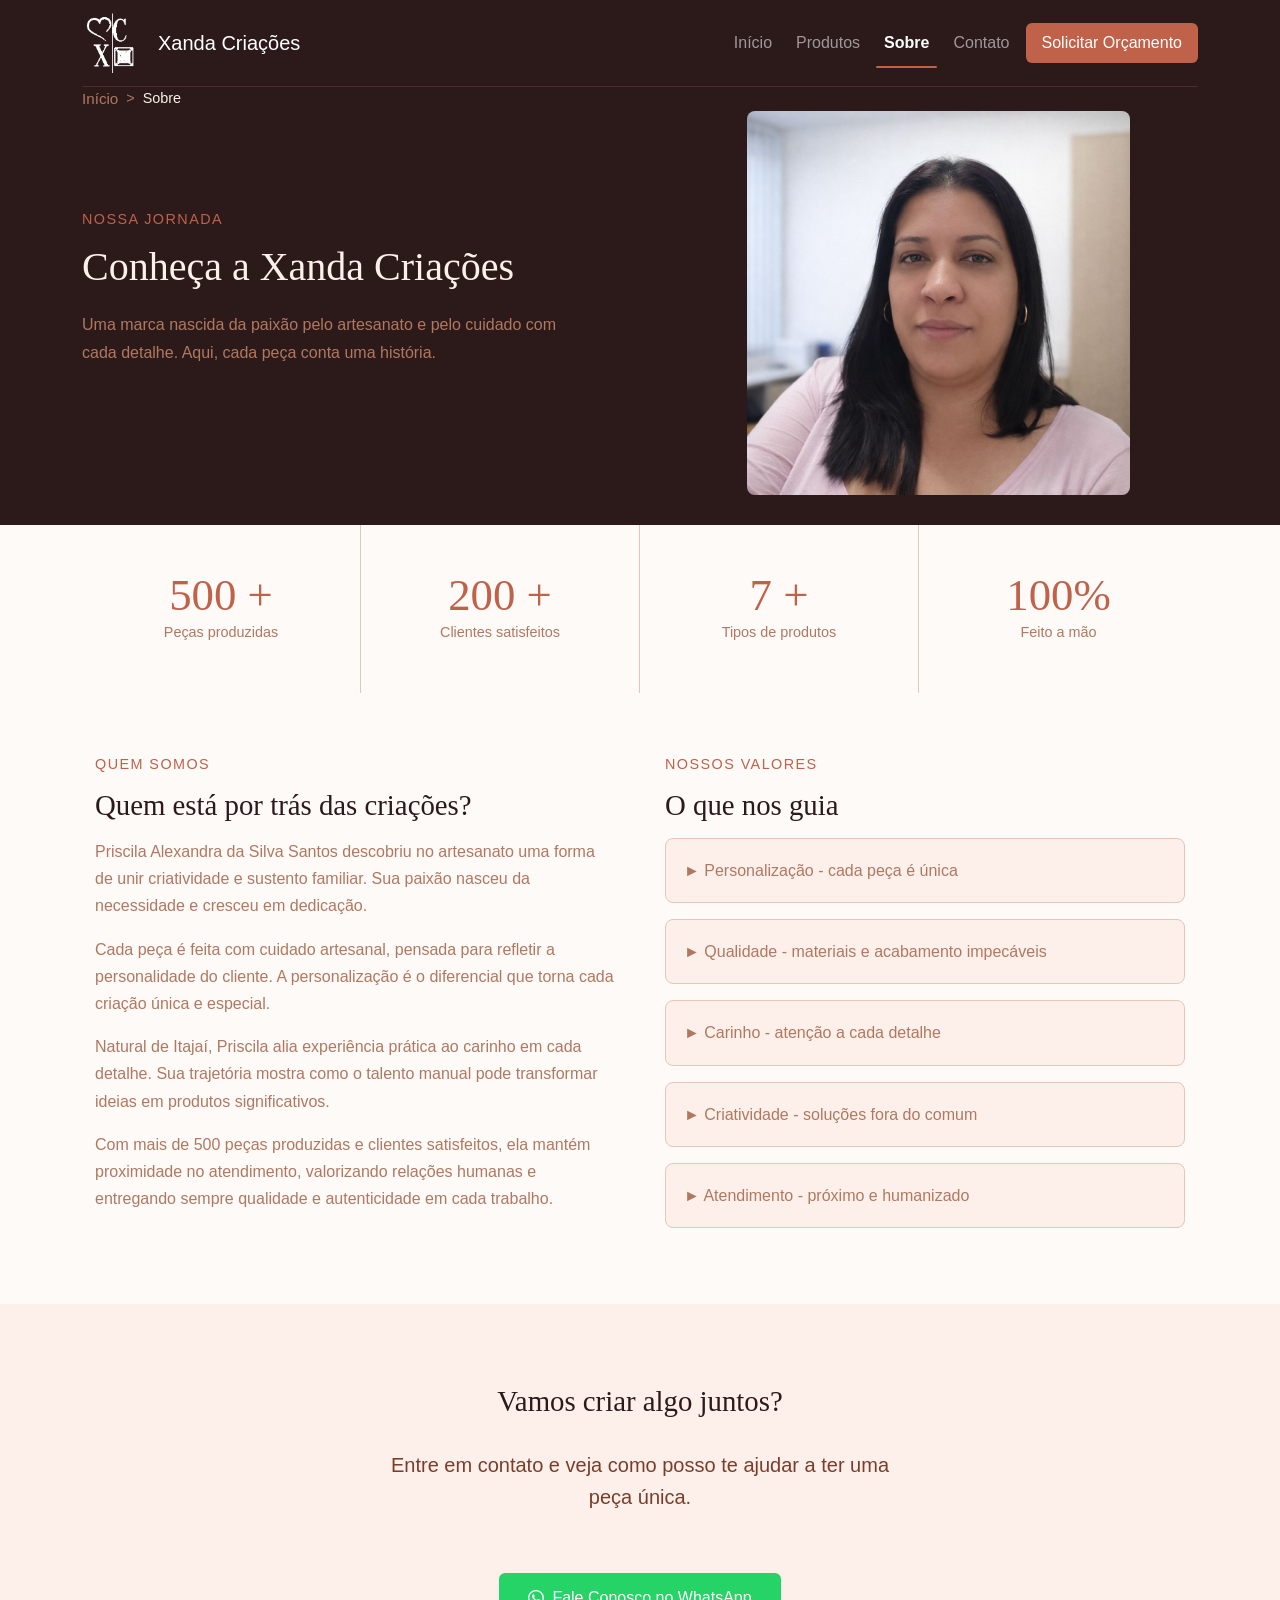
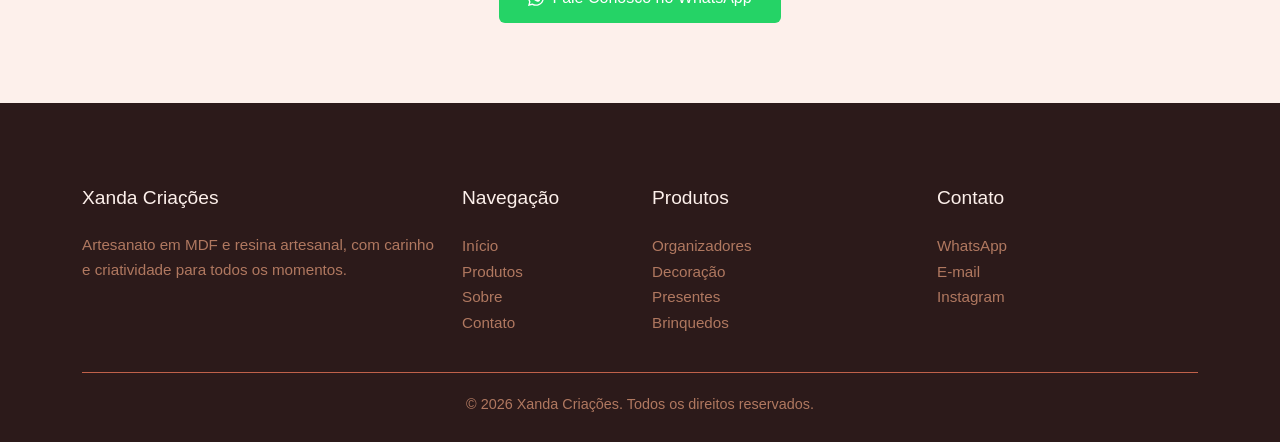
<file: xanda-criacoes/sobre.html>
<!doctype html>
<html lang="pt-BR">
  <head>
    <meta charset="UTF-8" />
    <meta name="viewport" content="width=device-width, initial-scale=1.0" />
    <meta
      name="description"
      content="Conheça a história da Xanda Criações, uma marca de artesanato em MDF e resina que une paixão, criatividade e cuidado em cada peça. Descubra quem está por trás das criações e os valores que guiam nosso trabalho artesanal."
    />
    <title>Xanda Criações — Sobre Nós</title>
    <!-- Favicon -->
    <link
      rel="icon"
      type="image/png"
      sizes="32x32"
      href="assets/img/common/favicon-32x32.png"
    />
    <link
      rel="icon"
      type="image/png"
      sizes="48x48"
      href="assets/img/common/favicon-48x48.png"
    />
    <link
      href="https://cdn.jsdelivr.net/npm/bootstrap@5.3.8/dist/css/bootstrap.min.css"
      rel="stylesheet"
      integrity="sha384-sRIl4kxILFvY47J16cr9ZwB07vP4J8+LH7qKQnuqkuIAvNWLzeN8tE5YBujZqJLB"
      crossorigin="anonymous"
    />
    <link rel="stylesheet" href="assets/css/global.css" />
    <link rel="stylesheet" href="assets/css/pages.css" />
  </head>
  <body>
    <!-- NAVBAR -->
    <nav class="navbar navbar-expand-lg navbar-dark" id="navbar-principal">
      <div class="container">
        <a
          class="navbar-brand d-flex align-items-center gap-2"
          href="index.html"
        >
          <img
            src="assets/img/common/logo.png"
            alt="Xanda Criações"
            height="60"
          />Xanda Criações</a
        >
        <button
          class="navbar-toggler"
          type="button"
          data-bs-toggle="collapse"
          data-bs-target="#menu-principal"
          aria-controls="menu-principal"
          aria-expanded="false"
          aria-label="Abrir menu"
        >
          <span class="navbar-toggler-icon"></span>
        </button>
        <div class="collapse navbar-collapse" id="menu-principal">
          <ul class="navbar-nav ms-auto align-items-lg-center gap-lg-2">
            <li class="nav-item">
              <a class="nav-link" href="index.html">Início</a>
            </li>
            <li class="nav-item">
              <a class="nav-link" href="produtos.html">Produtos</a>
            </li>
            <li class="nav-item">
              <a class="nav-link active" href="sobre.html">Sobre</a>
            </li>
            <li class="nav-item">
              <a class="nav-link" href="contato.html">Contato</a>
            </li>
            <li class="nav-item">
              <a class="nav-link btn btn-orcamento px-3" href="contato.html">
                Solicitar Orçamento
              </a>
            </li>
          </ul>
        </div>
      </div>
    </nav>
    <main>
      <!-- Breadcrumb -->
      <div id="breadcrumb">
        <div class="container">
          <hr class="divisor-breadcrumb" />
          <nav
            style="--bs-breadcrumb-divider: &quot;>&quot;"
            aria-label="breadcrumb"
          >
            <ol class="breadcrumb breadcrumb-xanda mb-0">
              <li class="breadcrumb-item">
                <a class="simple-link" href="index.html">Início</a>
              </li>
              <li class="breadcrumb-item active" aria-current="page">Sobre</li>
            </ol>
          </nav>
        </div>
      </div>

      <!-- História -->
      <section id="historia">
        <div class="container">
          <div class="row align-items-center">
            <!-- lado esquerdo - texto -->
            <div class="col-12 col-lg-7">
              <p class="historia-subtitulo">Nossa Jornada</p>
              <h2 class="historia-titulo">Conheça a Xanda Criações</h2>
              <p class="historia-descricao">
                Uma marca nascida da paixão pelo artesanato e pelo cuidado com
                cada detalhe. Aqui, cada peça conta uma história.
              </p>
            </div>

            <!-- lado dirito - foto artesã -->
            <div class="col-12 col-lg-5">
              <img
                src="assets/img/sobre/produtora.jpeg"
                alt="Criadora da marca Xanda Criações."
                class="historia-imagem img-fluid"
              />
            </div>
          </div>
        </div>
      </section>

      <section id="numeros">
        <div class="container">
          <div class="row row-cols-2 row-cols-md-4 row-cols-lg-4 g-0">
            <!-- coluna 1 -->
            <div class="col numero-item">
              <h2 class="numero-valor">500 +</h2>
              <p class="numero-descricao">Peças produzidas</p>
            </div>
            <!-- coluna 2 -->
            <div class="col numero-item">
              <h2 class="numero-valor">200 +</h2>
              <p class="numero-descricao">Clientes satisfeitos</p>
            </div>
            <!-- coluna 3 -->
            <div class="col numero-item">
              <h2 class="numero-valor">7 +</h2>
              <p class="numero-descricao">Tipos de produtos</p>
            </div>
            <!-- coluna 4 -->
            <div class="col numero-item">
              <h2 class="numero-valor">100%</h2>
              <p class="numero-descricao">Feito a mão</p>
            </div>
          </div>
        </div>
      </section>
      <!-- destaque -->
      <section id="destaque">
        <div class="container">
          <div class="row">
            <!-- quem somos -->
            <div class="col-12 col-md-6 quem-somos">
              <p class="destaque-subtitulo">Quem Somos</p>
              <h2 class="destaque-titulo">Quem está por trás das criações?</h2>
              <p class="destaque-descricao">
                Priscila Alexandra da Silva Santos descobriu no artesanato uma
                forma de unir criatividade e sustento familiar. Sua paixão
                nasceu da necessidade e cresceu em dedicação.
              </p>
              <p class="destaque-descricao">
                Cada peça é feita com cuidado artesanal, pensada para refletir a
                personalidade do cliente. A personalização é o diferencial que
                torna cada criação única e especial.
              </p>
              <p class="destaque-descricao">
                Natural de Itajaí, Priscila alia experiência prática ao carinho
                em cada detalhe. Sua trajetória mostra como o talento manual
                pode transformar ideias em produtos significativos.
              </p>
              <p class="destaque-descricao">
                Com mais de 500 peças produzidas e clientes satisfeitos, ela
                mantém proximidade no atendimento, valorizando relações humanas
                e entregando sempre qualidade e autenticidade em cada trabalho.
              </p>
            </div>

            <!-- valores -->
            <div class="col-12 col-md-6 valores">
              <p class="destaque-subtitulo">Nossos Valores</p>
              <h2 class="destaque-titulo">O que nos guia</h2>
              <p class="destaque-descricao destaque-caixa">
                ► Personalização - cada peça é única
              </p>
              <p class="destaque-descricao destaque-caixa">
                ► Qualidade - materiais e acabamento impecáveis
              </p>
              <p class="destaque-descricao destaque-caixa">
                ► Carinho - atenção a cada detalhe
              </p>
              <p class="destaque-descricao destaque-caixa">
                ► Criatividade - soluções fora do comum
              </p>
              <p class="destaque-descricao destaque-caixa">
                ► Atendimento - próximo e humanizado
              </p>
            </div>
          </div>
        </div>
      </section>

      <!-- CALL TO ACTION -->
      <section id="call-to-action">
        <div class="container">
          <div class="row justify-content-center">
            <div class="col-12 col-md-8 col-lg-6">
              <h2 class="cta-titulo">Vamos criar algo juntos?</h2>
              <p class="cta-descricao">
                Entre em contato e veja como posso te ajudar a ter uma peça
                única.
              </p>
              <a
                href="https://wa.me/5547992680063?text=Quero%20um%20or%C3%A7amento%20gr%C3%A1tis"
                target="_blank"
                rel="noopener noreferrer"
                class="btn btn-whatsapp"
              >
                <svg
                  xmlns="http://www.w3.org/2000/svg"
                  width="16"
                  height="16"
                  fill="currentColor"
                  viewBox="0 0 16 16"
                >
                  <path
                    d="M13.601 2.326A7.85 7.85 0 0 0 7.994 0C3.627 0 .068 3.558.064 7.926c0 1.399.366 2.76 1.057 3.965L0 16l4.204-1.102a7.9 7.9 0 0 0 3.79.965h.004c4.368 0 7.926-3.558 7.93-7.93A7.9 7.9 0 0 0 13.6 2.326zM7.994 14.521a6.6 6.6 0 0 1-3.356-.92l-.24-.144-2.494.654.666-2.433-.156-.251a6.56 6.56 0 0 1-1.007-3.505c0-3.626 2.957-6.584 6.591-6.584a6.56 6.56 0 0 1 4.66 1.931 6.56 6.56 0 0 1 1.928 4.66c-.004 3.639-2.961 6.592-6.592 6.592m3.615-4.934c-.197-.099-1.17-.578-1.353-.646-.182-.065-.315-.099-.445.099-.133.197-.513.646-.627.775-.114.133-.232.148-.43.05-.197-.1-.836-.308-1.592-.985-.59-.525-.985-1.175-1.103-1.372-.114-.198-.011-.304.088-.403.087-.088.197-.232.296-.346.1-.114.133-.198.198-.33.065-.134.034-.248-.015-.347-.05-.099-.445-1.076-.612-1.47-.16-.389-.323-.335-.445-.34-.114-.007-.247-.007-.38-.007a.73.73 0 0 0-.529.247c-.182.198-.691.677-.691 1.654s.71 1.916.81 2.049c.098.133 1.394 2.132 3.383 2.992.47.205.84.326 1.129.418.475.152.904.129 1.246.08.38-.058 1.171-.48 1.338-.943.164-.464.164-.86.114-.943-.049-.084-.182-.133-.38-.232"
                  />
                </svg>
                Fale Conosco no WhatsApp
              </a>
            </div>
          </div>
        </div>
      </section>
    </main>

    <!-- ═══════ FOOTER ═══════ -->
    <footer id="footer">
      <div class="container">
        <div class="row g-4">
          <div class="col-12 col-md-4">
            <p class="footer-titulo">Xanda Criações</p>
            <p class="footer-descricao">
              Artesanato em MDF e resina artesanal, com carinho e criatividade
              para todos os momentos.
            </p>
          </div>
          <div class="col-6 col-md-2">
            <p class="footer-titulo">Navegação</p>
            <ul class="list-unstyled">
              <li><a href="index.html" class="footer-link">Início</a></li>
              <li><a href="produtos.html" class="footer-link">Produtos</a></li>
              <li><a href="sobre.html" class="footer-link">Sobre</a></li>
              <li><a href="contato.html" class="footer-link">Contato</a></li>
            </ul>
          </div>
          <div class="col-6 col-md-3">
            <p class="footer-titulo">Produtos</p>
            <ul class="list-unstyled">
              <li>
                <a
                  href="produtos.html?filtro=organizar"
                  class="footer-link"
                  onclick="
                    filterByTag('organizar');
                    return false;
                  "
                  >Organizadores</a
                >
              </li>

              <li>
                <a
                  href="produtos.html?filtro=decorar"
                  class="footer-link"
                  onclick="
                    filterByTag('decorar');
                    return false;
                  "
                  >Decoração</a
                >
              </li>

              <li>
                <a
                  href="produtos.html?filtro=presentear"
                  class="footer-link"
                  onclick="
                    filterByTag('presentear');
                    return false;
                  "
                  >Presentes</a
                >
              </li>

              <li>
                <a
                  href="produtos.html?filtro=brincar"
                  class="footer-link"
                  onclick="
                    filterByTag('brincar');
                    return false;
                  "
                  >Brinquedos</a
                >
              </li>
            </ul>
          </div>

          <div class="col-6 col-md-3">
            <p class="footer-titulo">Contato</p>
            <ul class="list-unstyled">
              <li>
                <a href="https://wa.me/5547992680063" class="footer-link"
                  >WhatsApp</a
                >
              </li>
              <li>
                <a
                  href="mailto:xandacriacoes065782@gmail.com"
                  class="footer-link"
                  >E-mail</a
                >
              </li>
              <li>
                <a
                  href="https://www.instagram.com/xandacriacoes/"
                  class="footer-link"
                  >Instagram</a
                >
              </li>
            </ul>
          </div>
        </div>
        <div class="divisor-footer border-top"></div>
        <p class="footer-direitos text-center">
          © 2026 Xanda Criações. Todos os direitos reservados.
        </p>
      </div>
    </footer>

    <script
      src="https://cdn.jsdelivr.net/npm/bootstrap@5.3.8/dist/js/bootstrap.bundle.min.js"
      integrity="sha384-FKyoEForCGlyvwx9Hj09JcYn3nv7wiPVlz7YYwJrWVcXK/BmnVDxM+D2scQbITxI"
      crossorigin="anonymous"
    ></script>
    <script src="assets/js/main.js"></script>
  </body>
</html>
</file>
<file: xanda-criacoes/assets/css/global.css>
/* ================================================
   XANDA CRIAÇÕES — Estilos customizados
   Paleta: Rosa & Madeira
   ================================================ */

:root {
  color-scheme: light; /* ← indica que o design é otimizado para modo claro */
  /* --- Cores principais --- */
  --cor-forte: #2c1a1a; /* Navbar, Footer, textos sobre fundo claro */
  --cor-destaque: #c0614a; /* Botões CTA, destaques, hover */
  --cor-padrao: #a0522d; /* Links, títulos de seção, ícones */
  --cor-whatsapp: #25d366; /* Botão WhatsApp */
  --cor-whatsapp-hover: #1ebd5a; /* Hover do botão WhatsApp */

  /* --- Cores de fundo --- */
  --fundo-suave: #fdf0eb; /* Background principal */
  --fundo-card: #fefaf8; /* Cards de produto, seções alternadas */
  --fundo-branco: #ffffff; /* Formulários, inputs */

  /* --- Texto --- */
  --texto-escuro: #2c1a1a; /* Títulos, texto principal */
  --texto-medio: #7a3d2a; /* Subtítulos, parágrafos */
  --texto-claro: #fdf0eb; /* Texto sobre fundos escuros */
  --texto-muted: #b07860; /* Legendas, placeholders */

  /* --- Bordas --- */
  --borda: #e8c5b5; /* Bordas de cards, inputs, separadores */

  /* --- Tipografia --- */
  --fonte-titulo: "Georgia", serif; /* Títulos — elegância artesanal */
  --fonte-corpo: "Segoe UI", sans-serif; /* Corpo — legibilidade */

  /* --- Espaçamentos --- */
  --raio-borda: 8px; /* border-radius padrão dos cards */
  --raio-btn: 6px; /* border-radius dos botões */
}

/* Reset básico */
* {
  margin: 0;
  padding: 0;
  box-sizing: border-box;
}

body {
  background-color: var(--fundo-suave);
  color: var(--texto-escuro);
  font-family: var(--fonte-corpo);
  line-height: 1.6;
  min-height: 100vh; /* ← ocupa altura total da viewport */
  display: flex; /* ← permite o footer grudar no fundo */
  flex-direction: column; /* ← empilha navbar, conteúdo, footer */
}

main {
  flex: 1; /* ← conteúdo principal cresce e empurra o footer */
}

/* --- Navbar --- */

#navbar-principal {
  background-color: var(--cor-forte);
}

nav a.nav-disabled {
  opacity: 0.35;
  cursor: default;
  pointer-events: none;
}

.navbar-brand img {
  filter: brightness(0) invert(1);
  margin-right: 8px;
}

.btn-orcamento {
  background-color: var(--cor-destaque);
  color: var(--fundo-branco) !important;
  border-radius: var(--raio-btn);
  font-weight: 500;
  transition: background-color 0.2s ease;
}

.btn-orcamento:hover {
  background-color: var(--cor-padrao);
  color: var(--fundo-branco) !important;
}

/* ================================================
   Nav Active State — Xanda Criações
   ================================================ */
nav a.nav-active {
  color: var(--cor-destaque);
  font-weight: 600;
  position: relative;
}

/* Sublinhado animado embaixo do link ativo */
nav a.nav-active::after {
  content: "";
  position: absolute;
  bottom: -4px;
  left: 0;
  width: 100%;
  height: 2px;
  background-color: var(--cor-destaque);
  border-radius: 2px;
  animation: navUnderlineIn 0.3s ease forwards;
}

@keyframes navUnderlineIn {
  from {
    width: 0;
    opacity: 0;
  }
  to {
    width: 100%;
    opacity: 1;
  }
}

@media (max-width: 767px) {
  nav a.nav-active::after {
    background-color: transparent; /* Remove o sublinhado no mobile para evitar confusão visual */
  }
}

/* --- Breadcrumb --- */
#breadcrumb {
  background-color: var(--cor-forte);
  padding: 0;
}

.breadcrumb-xanda .breadcrumb-item {
  font-size: 0.9rem;
}

.breadcrumb-xanda .breadcrumb-item + .breadcrumb-item::before {
  color: var(--texto-muted); /* cor do divisor > */
}

.breadcrumb-xanda .breadcrumb-item.active {
  color: var(--texto-claro);
  font-weight: 500;
}

.breadcrumb-xanda .simple-link {
  color: var(--texto-muted);
}

.breadcrumb-xanda .simple-link:hover {
  color: var(--texto-claro);
}

.divisor-breadcrumb {
  border-color: var(--cor-destaque) !important;
  margin: 0;
}

/* --- Links simples --- */
.simple-link {
  color: var(--cor-padrao);
  text-decoration: none;
  font-weight: 500;
  font-size: 0.95rem;
  transition: color 0.2s ease;
}

.simple-link:hover {
  color: var(--cor-destaque);
}

/* --- Botão WhatsApp --- */
.btn-whatsapp {
  background-color: var(--cor-whatsapp);
  color: var(--fundo-branco) !important;
  padding: 12px 28px;
  border-radius: var(--raio-btn);
  font-weight: 500;
  text-decoration: none;
  display: inline-flex;
  align-items: center;
  gap: 8px;
  transition: background-color 0.2s ease;
}

.btn-whatsapp:hover {
  background-color: var(--cor-whatsapp-hover);
}

/* Call to Action */

#call-to-action {
  padding: 80px 0;
  background-color: var(--fundo-suave);
  text-align: center;
}

.cta-titulo {
  font-family: var(--fonte-titulo);
  font-size: 1.8rem;
  color: var(--texto-escuro);
  margin-bottom: 30px;
}

.cta-descricao {
  font-size: 1.25rem;
  color: var(--texto-medio);
  line-height: 1.6;
  margin-bottom: 60px;
}

/* --- Footer --- */
#footer {
  background-color: var(--cor-forte);
  font-family: var(--fonte-corpo);
  padding: 80px 0 10px 0;
}

.footer-titulo {
  color: var(--texto-claro);
  font-size: 1.2rem;
  margin-bottom: 20px;
}

.footer-descricao {
  color: var(--texto-muted);
  font-size: 0.95rem;
  margin-bottom: 30px;
  max-width: 400px;
}

.footer-link {
  color: var(--texto-muted);
  text-decoration: none;
  font-weight: 500;
  font-size: 0.95rem;
  transition: color 0.2s ease;
}

.footer-link:hover {
  color: var(--cor-destaque);
}

.divisor-footer {
  width: 100%;
  border-color: var(--cor-destaque) !important;
  margin: 20px 0;
}

.footer-direitos {
  color: var(--texto-muted);
  font-size: 0.9rem;
  margin-top: 10px;
}
</file>
<file: xanda-criacoes/assets/css/pages.css>
/* =========================================================
   XANDA CRIAÇÕES — Homepage
   ========================================================= */

/* --- Hero --- */
#hero {
  background-color: var(--fundo-suave);
  padding: 80px 0;
}

.hero-subtitulo {
  font-size: 0.9rem;
  font-weight: 500;
  color: var(--cor-destaque);
  text-transform: uppercase;
  letter-spacing: 0.1em;
  margin-bottom: 12px;
}

.hero-titulo {
  font-family: var(--fonte-titulo);
  font-size: 2.8rem;
  color: var(--texto-escuro);
  line-height: 1.2;
  margin-bottom: 20px;
}

.hero-descricao {
  font-size: 1.05rem;
  color: var(--texto-medio);
  margin-bottom: 32px;
  max-width: 480px;
}

.hero-botoes {
  display: flex;
  gap: 16px;
  flex-wrap: wrap;
}

.btn-hero-primario {
  background-color: var(--cor-destaque);
  color: var(--fundo-branco);
  border-radius: var(--raio-btn);
  padding: 12px 28px;
  font-weight: 500;
  text-decoration: none;
  transition: background-color 0.2s ease;
}

.btn-hero-primario:hover {
  background-color: var(--cor-padrao);
  color: var(--fundo-branco);
}

.btn-hero-secundario {
  background-color: transparent;
  color: var(--cor-forte);
  border: 2px solid var(--cor-forte);
  border-radius: var(--raio-btn);
  padding: 12px 28px;
  font-weight: 500;
  text-decoration: none;
  transition: all 0.2s ease;
}

.btn-hero-secundario:hover {
  background-color: var(--cor-forte);
  color: var(--texto-claro);
}

.hero-imagem {
  border-radius: var(--raio-borda);
  width: 100%;
}

/* Mobile — imagem sobe antes do texto */
@media (max-width: 991px) {
  #hero {
    padding: 48px 0;
    text-align: center;
  }

  .hero-titulo {
    font-size: 2rem;
  }

  .hero-botoes {
    justify-content: center;
  }

  .hero-imagem {
    margin-bottom: 32px;
  }

  /* Imagem aparece primeiro no mobile */
  .col-lg-6:last-child {
    order: -1;
  }
}

/* --- Produtos em Destaque --- */
#produtos-destaque {
  padding: 80px 0;
  background-color: var(--fundo-card);
}

.secao-subtitulo {
  font-size: 0.85rem;
  font-weight: 500;
  color: var(--cor-destaque);
  text-transform: uppercase;
  letter-spacing: 0.1em;
  margin-bottom: 4px;
}

.secao-subtitulo--inverso {
  color: var(--texto-muted);
}

.secao-titulo {
  font-family: var(--fonte-titulo);
  font-size: 2rem;
  color: var(--texto-escuro);
  margin-bottom: 0;
}

.secao-titulo--inverso {
  color: var(--texto-claro);
}

/* --- Cards de produto --- */
.card-produto {
  border: 1px solid var(--borda);
  border-radius: var(--raio-borda);
  background-color: var(--fundo-branco);
  transition:
    transform 0.2s ease,
    box-shadow 0.2s ease;
}

.card-produto:hover {
  transform: translateY(-4px);
  box-shadow: 0 8px 24px rgba(44, 26, 26, 0.1);
}

.card-produto .card-img-top {
  border-radius: var(--raio-borda) var(--raio-borda) 0 0;
  object-fit: cover;
  height: 350px;
}

.card-categoria {
  font-size: 0.8rem;
  font-weight: 500;
  color: var(--cor-destaque);
  text-transform: uppercase;
  letter-spacing: 0.08em;
  margin-bottom: 4px;
}

.card-produto .card-title {
  font-family: var(--fonte-titulo);
  font-size: 1.15rem;
  color: var(--texto-escuro);
  margin-bottom: 8px;
}

.card-produto .card-text {
  font-size: 0.9rem;
  color: var(--texto-medio);
  margin-bottom: 16px;
}

.card-badges {
  display: flex;
  gap: 8px;
  flex-wrap: wrap;
}

.badge-produto {
  background-color: var(--fundo-suave);
  color: var(--cor-padrao);
  border: 1px solid var(--borda);
  border-radius: 4px;
  padding: 3px 10px;
  font-size: 0.78rem;
  font-weight: 500;
}

/* --- Porque Escolher --- */
#porque-escolher {
  padding: 80px 0;
  background-color: var(--cor-forte);
}

.card-porque {
  background-color: rgba(255, 255, 255, 0.06);
  border: 1px solid rgba(253, 240, 235, 0.15);
  border-radius: var(--raio-borda);
  transition: background-color 0.2s ease;
}

.card-porque:hover {
  background-color: rgba(255, 255, 255, 0.1);
}

.card-porque .card-title {
  font-family: var(--fonte-titulo);
  font-size: 1.15rem;
  color: var(--texto-claro);
  margin-bottom: 8px;
}

.card-porque .card-text {
  font-size: 0.9rem;
  color: var(--texto-muted);
  margin-bottom: 0;
}

.icone-porque {
  filter: brightness(0) invert(1);
  width: 48px;
  height: 48px;
  object-fit: contain;
  flex-shrink: 0;
}

/* --- Como Funciona --- */
#como-funciona {
  padding: 80px 0;
  background-color: var(--fundo-suave);
}

.funciona-passo {
  padding: 8px 0;
}

.funciona-marcador {
  width: 44px;
  height: 44px;
  border-radius: 50%;
  background-color: var(--cor-destaque);
  color: var(--fundo-branco);
  font-size: 1rem;
  font-weight: 500;
  display: flex;
  align-items: center;
  justify-content: center;
  margin-bottom: 16px;
}

.funciona-divisoria {
  width: 40px;
  height: 3px;
  background-color: var(--cor-destaque);
  border-radius: 2px;
  margin-bottom: 16px;
}

.funciona-titulo {
  font-family: var(--fonte-titulo);
  font-size: 1.1rem;
  color: var(--texto-escuro);
  margin-bottom: 8px;
}

.funciona-descricao {
  font-size: 0.9rem;
  color: var(--texto-medio);
  line-height: 1.6;
  margin-bottom: 0;
}

/* --- Instagram --- */
#instagram {
  padding: 80px 0;
  background-color: var(--fundo-card);
}

.secao-descricao {
  font-size: 1rem;
  color: var(--texto-medio);
  margin-bottom: 0;
}

.instagram-foto {
  width: 100%;
  aspect-ratio: 1 / 1;
  object-fit: cover;
  display: block;
  transition: transform 0.3s ease;
}

.instagram-link-foto {
  display: block;
  overflow: hidden;
  border-radius: var(--raio-borda);
}

.instagram-link-foto:hover .instagram-foto {
  transform: scale(1.05);
}

/* =========================================================
   XANDA CRIAÇÕES — Produtos
   ========================================================= */

/* Cabeçalho da página */
#produtos-header,
#sobre-header {
  background-color: var(--cor-forte);
  padding: 30px 0 40px;
}

.pagina-titulo {
  font-family: var(--fonte-titulo);
  font-size: 2.5rem;
  color: var(--texto-claro);
  margin-bottom: 12px;
}

.pagina-descricao {
  font-size: 1rem;
  color: var(--texto-muted);
  max-width: 520px;
}

/* Grid de produtos */
#produtos {
  padding: 60px 0;
  background-color: var(--fundo-card);
}

.produto-imagem {
  border-radius: var(--raio-borda);
  width: 100%;
  object-fit: cover;
  max-height: 360px;
}

.produto-detalhe {
  padding: 8px 0;
}

.produto-nome {
  font-family: var(--fonte-titulo);
  font-size: 1.6rem;
  color: var(--texto-escuro);
  margin-bottom: 12px;
}

.produto-descricao {
  font-size: 0.95rem;
  color: var(--texto-medio);
  line-height: 1.7;
  margin-bottom: 20px;
}

.divisor-produto {
  border-color: var(--borda);
  margin: 40px 0;
}

/* =========================================================
   XANDA CRIAÇÕES — Produtos — Catálogo
   ========================================================= */

/* ── Filtros ── */
.filter-bar {
  position: sticky;
  top: 0;
  z-index: 100;
  background-color: var(--fundo-suave);
  border-bottom: 1px solid var(--borda);
  padding: 0.9rem 0;
}

.filter-label {
  font-size: 0.72rem;
  font-weight: 700;
  text-transform: uppercase;
  letter-spacing: 0.06em;
  color: var(--texto-muted);
}

.filter-btn {
  padding: 0.35rem 1rem;
  border: 1.5px solid var(--borda);
  border-radius: 999px;
  background: transparent;
  color: var(--texto-medio);
  font-size: 0.82rem;
  font-weight: 500;
  cursor: pointer;
  transition: all 0.2s ease;
  white-space: nowrap;
}

.filter-btn:hover {
  border-color: var(--cor-destaque);
  color: var(--cor-destaque);
}

.filter-btn.active {
  background-color: var(--cor-forte);
  color: var(--texto-claro);
  border-color: var(--cor-forte);
}

.results-count {
  font-size: 0.82rem;
  color: var(--texto-muted);
}

/* ── Cards ── */
.card-catalogo {
  border: 1px solid var(--borda);
  border-radius: var(--raio-borda);
  background-color: var(--fundo-branco);
  transition:
    transform 0.25s ease,
    box-shadow 0.25s ease;
  height: 100%;
  display: flex;
  flex-direction: column;
}

.card-catalogo:hover {
  transform: translateY(-4px);
  box-shadow: 0 8px 24px rgba(44, 26, 26, 0.1);
}

.card-catalogo.fade-in {
  animation: cardIn 0.3s ease forwards;
}

@keyframes cardIn {
  from {
    opacity: 0;
    transform: translateY(12px);
  }
  to {
    opacity: 1;
    transform: translateY(0);
  }
}

.card-catalogo .card-img-top {
  border-radius: var(--raio-borda) var(--raio-borda) 0 0;
  object-fit: cover;
  height: 200px;
  width: 100%;
}

.card-placeholder {
  height: 200px;
  background: linear-gradient(135deg, var(--fundo-suave) 60%, var(--borda));
  border-radius: var(--raio-borda) var(--raio-borda) 0 0;
  display: flex;
  align-items: center;
  justify-content: center;
  font-size: 2.8rem;
}

.card-catalogo .card-body {
  padding: 1rem;
  display: flex;
  flex-direction: column;
  flex: 1;
}

.card-catalogo .card-title {
  font-family: var(--fonte-titulo);
  font-size: 1rem;
  color: var(--texto-escuro);
  margin-bottom: 0.3rem;
  line-height: 1.3;
}

.card-catalogo .card-text {
  font-size: 0.85rem;
  color: var(--texto-medio);
  line-height: 1.5;
  flex: 1;
}

.badge-mdf {
  background-color: var(--fundo-suave);
  color: var(--cor-padrao);
  border: 1px solid var(--borda);
  font-size: 0.7rem;
  font-weight: 600;
  padding: 2px 8px;
  border-radius: 4px;
}

.badge-resina {
  background-color: #e3f0f5;
  color: #2a6a7a;
  border: 1px solid #b8d9e4;
  font-size: 0.7rem;
  font-weight: 600;
  padding: 2px 8px;
  border-radius: 4px;
}

.badge-categoria {
  background-color: var(--fundo-card);
  color: var(--texto-muted);
  border: 1px solid var(--borda);
  font-size: 0.7rem;
  font-weight: 600;
  padding: 2px 8px;
  border-radius: 4px;
}

.card-preco {
  font-size: 1.1rem;
  font-weight: 700;
  color: var(--cor-destaque);
  line-height: 1;
}

.card-preco small {
  font-size: 0.72rem;
  font-weight: 400;
  color: var(--texto-muted);
  display: block;
  margin-bottom: 2px;
}

.btn-orcamento-card {
  background-color: var(--cor-destaque);
  color: var(--texto-claro) !important;
  border-radius: 999px;
  font-size: 0.78rem;
  font-weight: 600;
  padding: 0.35rem 0.9rem;
  text-decoration: none;
  white-space: nowrap;
  transition: background-color 0.2s ease;
}

.btn-orcamento-card:hover {
  background-color: var(--cor-padrao);
}

/* col oculta pelo filtro */
.product-col.hidden {
  display: none;
}

.no-results {
  display: none;
  text-align: center;
  padding: 3rem 1rem;
  color: var(--texto-muted);
}

.no-results.visible {
  display: block;
}

/* =========================================================
   XANDA CRIAÇÕES — Contato
   ========================================================= */

#contato {
  position: relative;
  background: linear-gradient(
    to right,
    var(--cor-forte) 50%,
    var(--fundo-card) 50%
  );
}

/* Lado escuro — informações */
.contato-lado-escuro {
  background-color: var(--cor-forte);
}

/* Lado claro — formulário */
.contato-lado-claro {
  background-color: var(--fundo-card);
}

/* Padding interno — igual nos dois lados */
.contato-conteudo {
  padding: 60px 40px;
}

.contato-titulo {
  font-family: var(--fonte-titulo);
  font-size: 2.2rem;
  color: var(--texto-claro);
  line-height: 1.2;
  margin-bottom: 16px;
}

.contato-descricao {
  font-size: 0.95rem;
  color: var(--texto-muted);
  margin-bottom: 40px;
  line-height: 1.7;
}

/* Itens de contato (whatsapp, email, etc) */
.contato-item {
  display: flex;
  align-items: flex-start;
  gap: 16px;
  margin-bottom: 24px;
}

.contato-icone {
  width: 44px;
  height: 44px;
  background-color: rgba(255, 255, 255, 0.08);
  border: 1px solid rgba(253, 240, 235, 0.15);
  border-radius: var(--raio-borda);
  display: flex;
  align-items: center;
  justify-content: center;
  color: var(--texto-muted);
  flex-shrink: 0;
}

.contato-icone:hover {
  color: var(--cor-destaque);
  background-color: rgba(255, 255, 255, 0.12);
}

.contato-item-titulo {
  display: block;
  color: var(--texto-claro);
  font-size: 0.95rem;
  font-weight: 500;
  margin-bottom: 2px;
}

.contato-item-detalhe {
  display: block;
  color: var(--texto-muted);
  font-size: 0.85rem;
}

/* Formulário */
.formulario-titulo {
  font-family: var(--fonte-titulo);
  font-size: 1.8rem;
  color: var(--texto-escuro);
  margin-bottom: 28px;
}

/* Inputs — override Bootstrap para seguir a paleta */
.contato-lado-claro .form-control,
.contato-lado-claro .form-select {
  border-color: var(--borda);
  background-color: var(--fundo-branco);
  color: var(--texto-escuro);
  border-radius: var(--raio-btn);
}

.contato-lado-claro .form-control:focus,
.contato-lado-claro .form-select:focus {
  border-color: var(--cor-destaque);
  box-shadow: 0 0 0 3px rgba(192, 97, 74, 0.15);
}

.contato-lado-claro .form-label {
  font-size: 0.9rem;
  font-weight: 500;
  color: var(--texto-escuro);
  margin-bottom: 6px;
}

.btn-formulario {
  background-color: var(--cor-forte);
  color: var(--fundo-branco) !important;
  border-radius: var(--raio-btn);
  padding: 12px 28px;
  font-weight: 500;
  font-size: 1rem;
  margin-top: 34px;
  transition: background-color 0.2s ease;
  border: none;
}

.btn-formulario:hover {
  background-color: var(--cor-destaque);
  color: var(--fundo-branco) !important;
}

/* Mobile — empilha lado escuro sobre formulário */
@media (max-width: 767px) {
  #contato {
    background: linear-gradient(
      to bottom,
      var(--cor-forte) 44%,
      var(--fundo-card) 44%
    );
  }

  .contato-titulo {
    font-size: 1.8rem;
  }
}

/* =========================================================
   XANDA CRIAÇÕES — Sobre
   ========================================================= */

/* --- História --- */
#historia {
  padding: 0 0 30px;
  background-color: var(--cor-forte);
}

.historia-subtitulo {
  font-size: 0.9rem;
  font-weight: 500;
  color: var(--cor-destaque);
  text-transform: uppercase;
  letter-spacing: 0.1em;
  margin-bottom: 12px;
}

.historia-titulo {
  font-family: var(--fonte-titulo);
  font-size: 2.5rem;
  color: var(--texto-claro);
  margin-bottom: 20px;
}

.historia-descricao {
  font-size: 1rem;
  color: var(--texto-muted);
  line-height: 1.7;
  margin-bottom: 32px;
  max-width: 480px;
}

.historia-imagem {
  border-radius: var(--raio-borda);
  width: 85%;
}

/* --- numeros --- */
#numeros {
  background-color: var(--fundo-card);
  padding: 0;
}

.numero-item {
  text-align: center;
  padding: 48px 24px;
  border-right: 1px solid var(--borda);
}

.numero-item:last-child {
  border-right: none;
}

.numero-valor {
  font-family: var(--fonte-titulo);
  font-size: 2.8rem;
  font-weight: 400;
  color: var(--cor-destaque);
  margin-bottom: 4px;
  line-height: 1;
}

.numero-descricao {
  font-size: 0.9rem;
  color: var(--texto-muted);
  margin-bottom: 0;
}

@media (max-width: 767px) {
  .numero-item {
    border-right: none;
    border-bottom: 1px solid var(--borda);
    padding: 32px 16px;
  }
}

@media (max-width: 991px) {
  #historia {
    padding: 48px 0;
    text-align: center;
  }

  .historia-titulo {
    font-size: 2rem;
  }

  .historia-imagem {
    margin-bottom: 32px;
    padding: 0 16px;
  }

  /* Imagem aparece primeiro no mobile */
  .col-lg-5:last-child {
    order: -1;
  }
}

/* --- destaque --- */
#destaque {
  background-color: var(--fundo-card);
  padding: 35px 0;
}

.quem-somos,
.valores {
  padding: 25px;
}

.destaque-subtitulo {
  font-size: 0.9rem;
  font-weight: 500;
  color: var(--cor-destaque);
  text-transform: uppercase;
  letter-spacing: 0.1em;
  margin-bottom: 12px;
}

.destaque-titulo {
  font-family: var(--fonte-titulo);
  font-size: 1.8rem;
  color: var(--texto-escuro);
  margin-bottom: 16px;
}

.destaque-descricao {
  font-size: 1rem;
  color: var(--texto-muted);
  line-height: 1.7;
}

.destaque-caixa {
  padding: 18px;
  background-color: var(--fundo-suave);
  border: 1px solid var(--borda);
  border-radius: var(--raio-borda);
  transition: background-color 0.2s ease;
}

.destaque-caixa:hover {
  background-color: var(--fundo-card);
}
</file>
